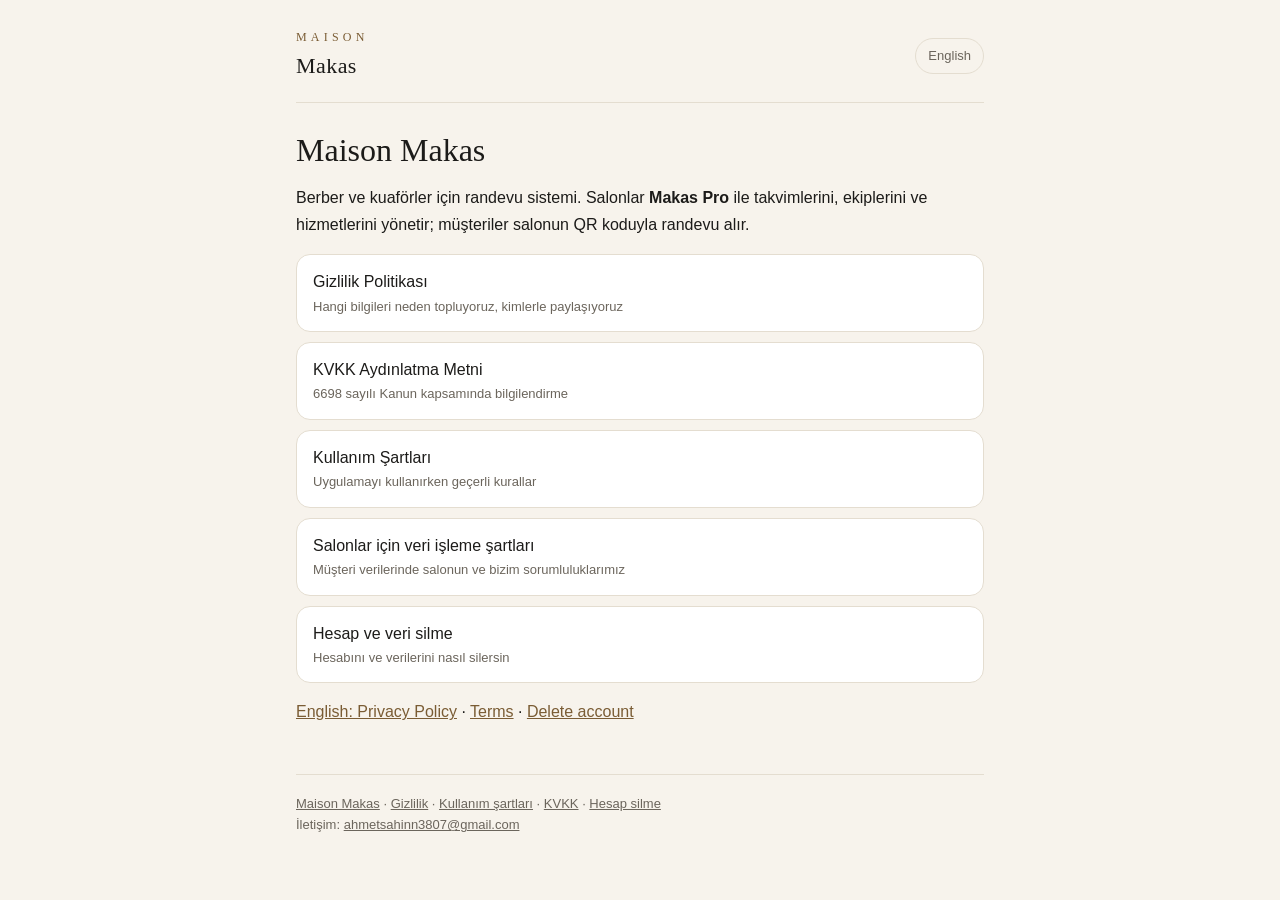
<file: docs/index.html>
<!doctype html>
<html lang="tr">
<head>
<meta charset="utf-8">
<meta name="viewport" content="width=device-width, initial-scale=1">
<title>Maison Makas · Maison Makas</title>
<link rel="stylesheet" href="stil.css">
</head>
<body>
<main>
<header class="ust">
  <a class="marka" href="index.html"><span>MAISON</span>Makas</a>
  <a class="dil" href="privacy.html" hreflang="en">English</a>
</header>
<h1>Maison Makas</h1>


<p>Berber ve kuaförler için randevu sistemi. Salonlar <b>Makas Pro</b> ile takvimlerini, ekiplerini ve hizmetlerini yönetir;
müşteriler salonun QR koduyla randevu alır.</p>
<div class="liste">
  <a href="gizlilik.html">Gizlilik Politikası<small>Hangi bilgileri neden topluyoruz, kimlerle paylaşıyoruz</small></a>
  <a href="kvkk.html">KVKK Aydınlatma Metni<small>6698 sayılı Kanun kapsamında bilgilendirme</small></a>
  <a href="kosullar.html">Kullanım Şartları<small>Uygulamayı kullanırken geçerli kurallar</small></a>
  <a href="kosullar.html#veri-isleme">Salonlar için veri işleme şartları<small>Müşteri verilerinde salonun ve bizim sorumluluklarımız</small></a>
  <a href="hesap-silme.html">Hesap ve veri silme<small>Hesabını ve verilerini nasıl silersin</small></a>
</div>
<p><a href="privacy.html" hreflang="en">English: Privacy Policy</a> · <a href="terms.html" hreflang="en">Terms</a> ·
<a href="delete-account.html" hreflang="en">Delete account</a></p>

<footer><a href="index.html">Maison Makas</a> · <a href="gizlilik.html">Gizlilik</a> · <a href="kosullar.html">Kullanım şartları</a> · <a href="kvkk.html">KVKK</a> · <a href="hesap-silme.html">Hesap silme</a><br>İletişim: <a href="mailto:ahmetsahinn3807@gmail.com">ahmetsahinn3807@gmail.com</a></footer>
</main>
</body>
</html>
</file>
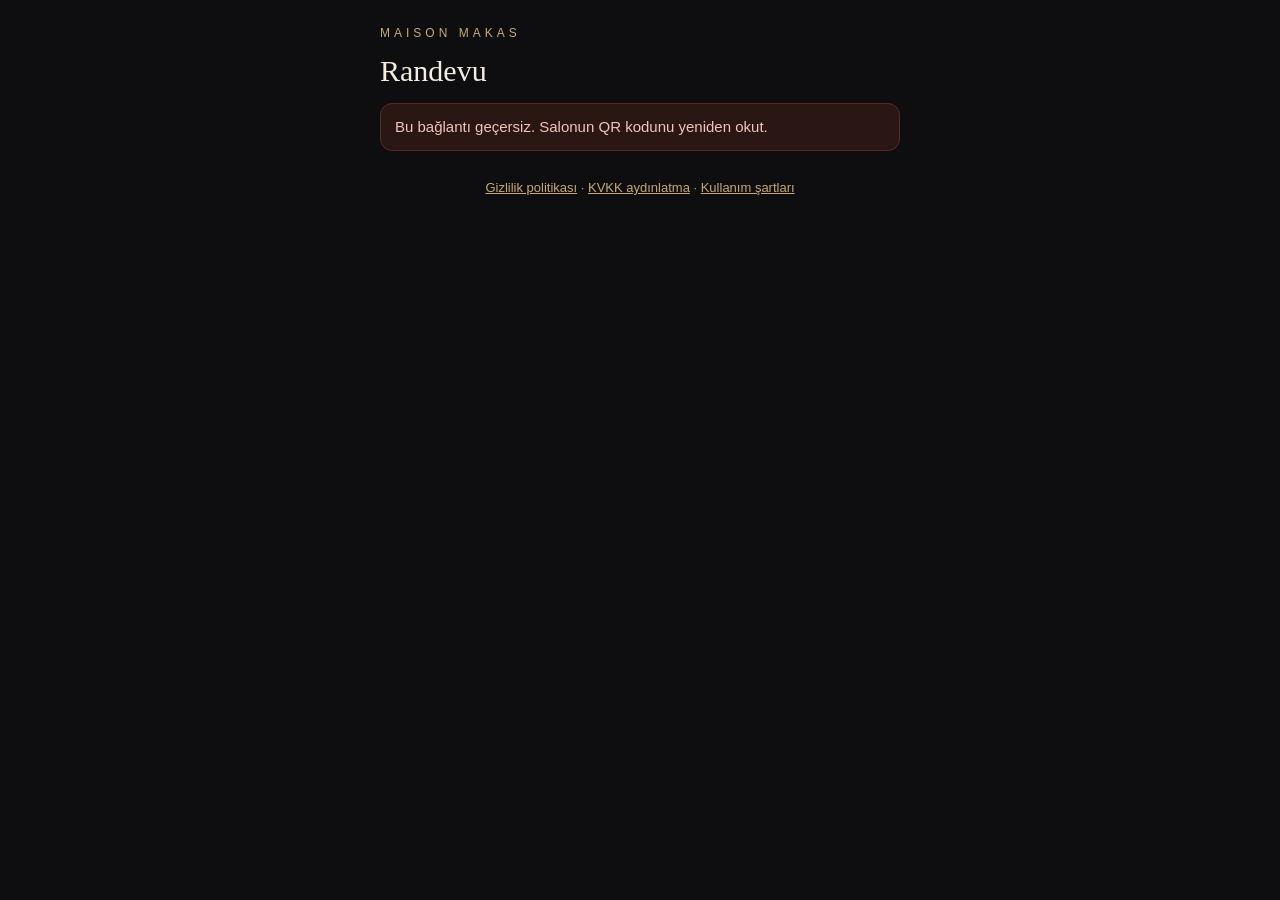
<file: docs/randevu/index.html>
<!doctype html>
<html lang="tr">
<head>
<meta charset="utf-8">
<meta name="viewport" content="width=device-width, initial-scale=1">
<meta name="robots" content="noindex">
<meta http-equiv="Content-Security-Policy" content="default-src 'none'; script-src 'unsafe-inline'; style-src 'unsafe-inline'; connect-src https://fhxwtfefinoaetlpxbpr.supabase.co; img-src 'self' data: https://fhxwtfefinoaetlpxbpr.supabase.co; base-uri 'none'; form-action 'none'">
<meta name="referrer" content="same-origin">
<title>Randevu · Maison Makas</title>
<style>
  :root {
    --zemin: #0e0e10;
    --kart: #17171b;
    --girdi: #101013;
    --cizgi: #2a2a2e;
    --yazi: #f3ede2;
    --soluk: #a39c90;
    --vurgu: #c9a96e;
    --hata-zemin: #2a1714;
    --hata-cizgi: #5a2a22;
    --hata-yazi: #f3c4b8;
  }
  body { margin: 0; background: var(--zemin); color: var(--yazi); font-family: Arial, Helvetica, sans-serif; font-size: 15px; line-height: 1.5; }
  main { max-width: 520px; margin: 0 auto; padding: 20px 16px 56px; }
  .marka { letter-spacing: 4px; font-size: 12px; color: var(--vurgu); margin: 4px 0 12px; }
  h1 { font-family: Georgia, 'Times New Roman', serif; font-weight: 500; font-size: 30px; line-height: 1.15; margin: 0 0 6px; }
  .soluk { color: var(--soluk); font-size: 13px; line-height: 1.45; }
  .kart { background: var(--kart); border: 1px solid var(--cizgi); border-radius: 16px; padding: 16px; margin: 14px 0; }
  .baslik { font-size: 12px; letter-spacing: 2px; color: var(--vurgu); margin: 0 0 10px; }
  .liste { display: flex; flex-direction: column; gap: 8px; }
  .secenek { display: flex; align-items: center; gap: 12px; padding: 12px; min-height: 52px; border: 1px solid var(--cizgi); border-radius: 12px; cursor: pointer; }
  .secenek:has(input:checked) { border-color: var(--vurgu); }
  .secenek input { accent-color: var(--vurgu); width: 20px; height: 20px; margin: 0; flex: none; }
  .secenek .ad { flex: 1; }
  .secenek .not { color: var(--soluk); font-size: 13px; }
  .chips { display: flex; flex-wrap: wrap; gap: 8px; }
  .chip { background: transparent; color: var(--yazi); border: 1px solid var(--cizgi); border-radius: 999px; padding: 10px 14px; min-height: 44px; font: inherit; cursor: pointer; }
  .chip[aria-pressed="true"] { background: var(--vurgu); color: #0e0e10; border-color: var(--vurgu); font-weight: 700; }
  .chip:disabled { opacity: .35; cursor: not-allowed; }
  .kucuk { min-height: 36px; padding: 6px 12px; font-size: 13px; }
  input.metin, textarea.metin { width: 100%; background: var(--girdi); border: 1px solid var(--cizgi); color: var(--yazi); border-radius: 12px; padding: 14px; font: inherit; font-size: 16px; min-height: 52px; box-sizing: border-box; }
  textarea.metin { min-height: 80px; resize: vertical; }
  .alan { margin-top: 12px; }
  .alan label { display: block; font-size: 12px; letter-spacing: 1.5px; color: var(--soluk); margin-bottom: 6px; }
  .dugme { width: 100%; min-height: 56px; background: var(--vurgu); color: #0e0e10; border: 0; border-radius: 14px; font: inherit; font-weight: 700; font-size: 16px; cursor: pointer; margin-top: 14px; }
  .dugme:disabled { opacity: .5; cursor: default; }
  .ikinci { background: transparent; color: var(--vurgu); border: 1px solid var(--vurgu); }
  .hata { background: var(--hata-zemin); border: 1px solid var(--hata-cizgi); color: var(--hata-yazi); border-radius: 12px; padding: 12px 14px; margin: 14px 0 0; }
  .bilgi { background: #17201a; border: 1px solid #2d4a35; color: #cfe6d4; border-radius: 12px; padding: 12px 14px; margin: 14px 0 0; }
  .sepet-kalem { display: flex; gap: 12px; align-items: flex-start; padding: 12px 0; border-top: 1px solid var(--cizgi); }
  .sepet-kalem:first-of-type { border-top: 0; padding-top: 0; }
  .sepet-kalem .govde { flex: 1; min-width: 0; }
  .sepet-kalem .isim { font-weight: 700; }
  .usta-satir { padding: 10px 0; border-top: 1px solid var(--cizgi); }
  .usta-satir:first-of-type { border-top: 0; padding-top: 0; }
  .usta-satir .isim { font-weight: 700; }
  .toplam { display: flex; justify-content: space-between; border-top: 1px solid var(--cizgi); margin-top: 6px; padding-top: 12px; font-weight: 700; }
  a { color: var(--vurgu); }
  .adim { margin-top: 26px; }
  [hidden] { display: none !important; }
  .grup { margin-top: 10px; }
  .grup-baslik { display: flex; align-items: center; gap: 10px; width: 100%; min-height: 58px; padding: 0 14px; background: transparent; color: var(--yazi); border: 1px solid var(--cizgi); border-left-width: 5px; border-radius: 12px; font: inherit; cursor: pointer; text-align: left; }
  .grup-ad { flex: 1; font-weight: 700; letter-spacing: 2px; }
  .grup-say { color: var(--soluk); font-size: 13px; }
  .grup-say.secili { color: var(--vurgu); font-weight: 700; }
  .grup-ok { color: var(--soluk); width: 16px; text-align: center; }
  .grup-icerik { margin-top: 8px; }
</style>
</head>
<body>
<main>
  <p class="marka">MAISON MAKAS</p>
  <h1 id="salonAd">Randevu</h1>
  <div id="uyg" aria-live="polite"></div>
  <p class="soluk" style="text-align:center;margin-top:28px"><a href="../gizlilik.html">Gizlilik politikası</a> · <a href="../kvkk.html#musteri">KVKK aydınlatma</a> · <a href="../kosullar.html">Kullanım şartları</a></p>
</main>

<script>
(function () {
  'use strict';

  // Başka bir sitenin içine gömülüp üstü örtülerek kandırmak (clickjacking) için kullanılamasın.
  try { if (window.top !== window.self) { document.body.textContent = ''; return; } }
  catch (e) { document.body.textContent = ''; return; }

  var SB = 'https://fhxwtfefinoaetlpxbpr.supabase.co';
  var KEY = 'sb_publishable_DL9ZhXeclsp_eI3MrMK9cQ_-dgK5Pdy';
  var TZ = 'Europe/Istanbul';
  var GUN_SAYISI = 14;
  var SEPET_UST = 8;
  var kok = document.getElementById('uyg');

  var fmtSaat = new Intl.DateTimeFormat('tr-TR', { timeZone: TZ, hour: '2-digit', minute: '2-digit' });
  var fmtTarih = new Intl.DateTimeFormat('en-CA', { timeZone: TZ, year: 'numeric', month: '2-digit', day: '2-digit' });

  var S = {
    yukleniyor: true,
    hata: null,
    bilgi: null,
    salon: null,
    hizmetler: [],
    // Hizmet başlıklarından açık olanlar (anahtar -> true)
    acik: {},
    ustalar: [],
    // usta_id -> o ustanın yaptığı hizmet kimlikleri (kaydı olmayan usta bütün hizmetleri yapar)
    ustaHizmet: {},
    // Sepete eklenecek kalemin formu (bir kişi; her hizmet için ayrı usta seçilebilir).
    // ustalar: hizmet_id -> usta_id ('' ya da yok = fark etmez)
    form: { kisi: '', hizmetIdler: [], ustalar: {}, gun: '', saat: '' },
    slotlar: [],
    slotYukleniyor: false,
    sorgu: 0,
    // Sepet: her kalem ayrı bir randevu.
    sepet: [],
    sepetSayac: 0,
    iletisim: { ad: '', tel: '', not: '' },
    gonderiliyor: false,
    tamam: null
  };

  // ------------------------------------------------------------ yardımcılar

  function el(tag, props) {
    var e = document.createElement(tag);
    for (var k in (props || {})) {
      var v = props[k];
      if (v === undefined || v === null || v === false) { continue; }
      if (k === 'text') { e.textContent = v; }
      else if (k === 'value') { e.value = v; }
      else if (k === 'checked') { e.checked = !!v; }
      else if (k === 'disabled') { e.disabled = !!v; }
      else if (k === 'onclick') { e.addEventListener('click', v); }
      else if (k === 'oninput') { e.addEventListener('input', v); }
      else if (k === 'onchange') { e.addEventListener('change', v); }
      else { e.setAttribute(k, v === true ? '' : String(v)); }
    }
    for (var i = 2; i < arguments.length; i++) {
      var c = arguments[i];
      if (c === null || c === undefined || c === false) { continue; }
      if (Array.isArray(c)) {
        c.forEach(function (a) { e.append(a); });
        continue;
      }
      e.append(typeof c === 'string' ? document.createTextNode(c) : c);
    }
    return e;
  }

  function tl(n) {
    return Number(n).toLocaleString('tr-TR', { style: 'currency', currency: 'TRY', maximumFractionDigits: 0 });
  }

  function bugunTarih() { return fmtTarih.format(new Date()); }

  function tarihEkle(t, n) {
    var p = t.split('-').map(Number);
    return new Date(Date.UTC(p[0], p[1] - 1, p[2] + n)).toISOString().slice(0, 10);
  }

  function gunEtiketi(t, i) {
    if (i === 0) { return 'Bugün'; }
    if (i === 1) { return 'Yarın'; }
    return new Date(t + 'T12:00:00+03:00').toLocaleDateString('tr-TR', { timeZone: TZ, weekday: 'long', day: 'numeric', month: 'long' });
  }

  function zamanMetni(iso) {
    var t = fmtTarih.format(new Date(iso));
    return gunEtiketi(t, bugunTarih() === t ? 0 : (t === tarihEkle(bugunTarih(), 1) ? 1 : -1)) + ', saat ' + fmtSaat.format(new Date(iso));
  }

  function hataCevir(v, kod) {
    var m = (v && typeof v === 'object' && (v.message || v.msg || v.error_description || v.error)) || '';
    if (m) { return m; }
    return 'Bir sorun oluştu (hata kodu ' + kod + '). Tekrar dene.';
  }

  function istek(yol, o) {
    o = o || {};
    var h = { apikey: KEY, Authorization: 'Bearer ' + KEY };
    var init = { method: o.metod || 'GET', headers: h };
    if (o.govde !== undefined) {
      h['Content-Type'] = 'application/json';
      init.body = JSON.stringify(o.govde);
    }
    return fetch(SB + yol, init).then(function (r) {
      return r.text().then(function (metin) {
        var v = null;
        try { v = metin ? JSON.parse(metin) : null; } catch (e) { v = metin; }
        if (!r.ok) { throw new Error(hataCevir(v, r.status)); }
        return v;
      });
    }, function () {
      throw new Error('Bağlantı kurulamadı. İnternetini kontrol edip tekrar dene.');
    });
  }

  function secilenHizmetler(ids) {
    return S.hizmetler.filter(function (h) { return ids.indexOf(h.id) !== -1; });
  }

  function ustaAdi(id) {
    var u = S.ustalar.filter(function (x) { return x.id === id; })[0];
    return u ? u.ad : '';
  }

  // Hizmet başlıkları. hizmetler.hedef: bayan = Kadın, bay = Erkek, ikisi (ya da boş) = Güzellik.
  var GRUPLAR = [
    { anahtar: 'bayan', ad: 'KADIN', renk: '#E0218A' },
    { anahtar: 'bay', ad: 'ERKEK', renk: '#1E6FD9' },
    { anahtar: 'ikisi', ad: 'GÜZELLİK', renk: '#c9a96e' }
  ];

  function hizmetGrubu(h) {
    return h.hedef === 'bay' || h.hedef === 'bayan' ? h.hedef : 'ikisi';
  }

  function telefonGecerli(t) { return t.replace(/\D/g, '').length >= 10; }

  // Salonun telefonundan WhatsApp numarası (Türkiye: 90 ile başlar). Geçersizse null.
  function whatsappNumarasi(t) {
    var d = String(t || '').replace(/\D/g, '');
    if (d.indexOf('00') === 0) { d = d.slice(2); }
    if (d.indexOf('0') === 0) { d = '9' + d; }
    else if (d.length === 10) { d = '90' + d; }
    return d.length >= 12 ? d : null;
  }

  // ------------------------------------------------------------ usta / hizmet eşleşmesi

  // Usta bu hizmeti yapar mı? (hiç hizmet kaydı olmayan usta hepsini yapar)
  function ustaYapar(ustaId, hizmetId) {
    var liste = S.ustaHizmet[ustaId];
    return !liste || liste.indexOf(hizmetId) !== -1;
  }

  function hizmeteUstalar(hizmetId) {
    return S.ustalar.filter(function (u) { return ustaYapar(u.id, hizmetId); });
  }

  // Hizmet için geçerli usta: seçilmişse o; seçilmemiş ama yalnız bir usta yapıyorsa o; yoksa '' (fark etmez).
  function etkinUsta(hizmetId) {
    var secilen = S.form.ustalar[hizmetId] || '';
    if (secilen && ustaYapar(secilen, hizmetId)) { return secilen; }
    var yapanlar = hizmeteUstalar(hizmetId);
    return yapanlar.length === 1 ? yapanlar[0].id : '';
  }

  // Seçili hizmetleri ustalarına göre parçalara ayırır. Aynı ustayı seçtiğin hizmetler tek parça,
  // "fark etmez" dediklerin tek parça olur. Parçalar listedeki sırayla art arda yapılır.
  function parcalar() {
    var gruplar = [];
    var harita = {};
    secilenHizmetler(S.form.hizmetIdler).forEach(function (h) {
      var u = etkinUsta(h.id);
      if (!harita[u]) {
        harita[u] = { usta: u || null, hizmetler: [] };
        gruplar.push(harita[u]);
      }
      harita[u].hizmetler.push(h);
    });
    return gruplar;
  }

  // Sepetteki (henüz kaydedilmemiş) randevuların usta doluluğu: sunucu bu ustaları o saatlerde boş saymasın.
  function sepetMesgul() {
    var liste = [];
    S.sepet.forEach(function (k) {
      k.parcalar.forEach(function (p) {
        liste.push({ usta: p.usta, bas: p.baslangic, bit: p.bitis });
      });
    });
    return liste;
  }

  function sepetParcaSayisi() {
    return S.sepet.reduce(function (t, k) { return t + k.parcalar.length; }, 0);
  }

  // ------------------------------------------------------------ veri

  function yukle() {
    var s = new URLSearchParams(location.search).get('s') || '';
    if (!/^[a-z0-9][a-z0-9-]{1,38}[a-z0-9]$/.test(s)) {
      S.hata = 'Bu bağlantı geçersiz. Salonun QR kodunu yeniden okut.';
      S.yukleniyor = false;
      return ciz();
    }
    istek('/rest/v1/salonlar?kisa_ad=eq.' + encodeURIComponent(s) +
      '&yayinda=eq.true&select=id,ad,aciklama,telefon,adres,ilce,sehir,ucretsiz_iptal_dk')
      .then(function (sa) {
        if (!sa.length) {
          S.hata = 'Bu salon şu anda randevu almıyor.';
          return null;
        }
        S.salon = sa[0];
        document.getElementById('salonAd').textContent = S.salon.ad;
        document.title = S.salon.ad + ' · Randevu';
        return Promise.all([
          istek('/rest/v1/hizmetler?salon_id=eq.' + S.salon.id + '&aktif=eq.true&select=id,ad,sure_dk,fiyat,kategori,hedef&order=sira.asc')
            .catch(function () {
              // hedef sütunu henüz yoksa başlıksız (düz liste) çalışmaya devam et.
              return istek('/rest/v1/hizmetler?salon_id=eq.' + S.salon.id + '&aktif=eq.true&select=id,ad,sure_dk,fiyat,kategori&order=sira.asc');
            }),
          istek('/rest/v1/ustalar?salon_id=eq.' + S.salon.id + '&aktif=eq.true&select=id,ad,unvan&order=sira.asc'),
          istek('/rest/v1/usta_hizmet?salon_id=eq.' + S.salon.id + '&select=usta_id,hizmet_id')
        ]).then(function (sonuc) {
          S.hizmetler = sonuc[0];
          S.ustalar = sonuc[1];
          S.ustaHizmet = {};
          (sonuc[2] || []).forEach(function (r) {
            if (!S.ustaHizmet[r.usta_id]) { S.ustaHizmet[r.usta_id] = []; }
            S.ustaHizmet[r.usta_id].push(r.hizmet_id);
          });
        });
      })
      .catch(function (e) { S.hata = e.message; })
      .then(function () {
        S.yukleniyor = false;
        ciz();
      });
  }

  function slotlariGetir() {
    var no = ++S.sorgu;
    S.slotlar = [];
    S.form.gun = '';
    S.form.saat = '';
    if (!S.form.hizmetIdler.length) { return ciz(); }
    S.slotYukleniyor = true;
    ciz();
    var parcaListesi = parcalar();
    istek('/rest/v1/rpc/musait_saatler_zincir', {
      metod: 'POST',
      govde: {
        p_salon: S.salon.id,
        p_bas: bugunTarih(),
        p_gun_sayisi: GUN_SAYISI,
        p_parcalar: parcaListesi.map(function (g) {
          return { hizmetler: g.hizmetler.map(function (h) { return h.id; }), usta: g.usta };
        }),
        p_mesgul: sepetMesgul()
      }
    }).catch(function (e) {
      // Veritabanı güncellemesi (musait_saatler_zincir) henüz yapılmadıysa eski tek usta hesabına dön.
      if (!/musait_saatler_zincir|schema cache/i.test(e.message)) { throw e; }
      if (parcaListesi.length > 1) {
        throw new Error('Birden çok usta seçimi henüz açılmadı. Tüm hizmetler için aynı ustayı seç ya da "Fark etmez" de.');
      }
      return istek('/rest/v1/rpc/musait_saatler', {
        metod: 'POST',
        govde: {
          p_salon: S.salon.id,
          p_bas: bugunTarih(),
          p_gun_sayisi: GUN_SAYISI,
          p_hizmetler: S.form.hizmetIdler,
          p_usta: parcaListesi[0].usta
        }
      }).then(function (satirlar) {
        return (satirlar || []).map(function (r) { return { baslangic: r.baslangic, usta_idler: [r.usta_id] }; });
      });
    }).then(function (satirlar) {
      if (no !== S.sorgu) { return; }
      S.slotlar = satirlar || [];
    }).catch(function (e) {
      if (no !== S.sorgu) { return; }
      S.hata = e.message;
    }).then(function () {
      if (no !== S.sorgu) { return; }
      S.slotYukleniyor = false;
      ciz();
    });
  }

  // gün -> saat (iso) -> parçalar için atanan ustalar (parça sırasıyla)
  function takvim() {
    var harita = {};
    S.slotlar.forEach(function (s) {
      var gun = fmtTarih.format(new Date(s.baslangic));
      if (!harita[gun]) { harita[gun] = {}; }
      if (!harita[gun][s.baslangic]) { harita[gun][s.baslangic] = s.usta_idler; }
    });
    return harita;
  }

  // ------------------------------------------------------------ sepet

  function sepeteEkle() {
    var kisi = S.form.kisi.trim();
    if (kisi.length < 2) { S.hata = 'Randevu kimin için? Adını yaz (en az 2 harf).'; return ciz(); }
    if (!S.form.hizmetIdler.length) { S.hata = 'En az bir hizmet seç.'; return ciz(); }
    var atananlar = takvim()[S.form.gun] && takvim()[S.form.gun][S.form.saat];
    if (!atananlar) { S.hata = 'Önce gün ve saat seç.'; return ciz(); }

    // Her parça (usta + hizmetleri) bir öncekinin bittiği dakikada başlar.
    var grup = parcalar();
    var ofset = 0;
    var parca = grup.map(function (g, i) {
      var dk = g.hizmetler.reduce(function (t, h) { return t + h.sure_dk; }, 0);
      var bas = new Date(new Date(S.form.saat).getTime() + ofset * 60000);
      var bit = new Date(bas.getTime() + dk * 60000);
      ofset += dk;
      return {
        usta: atananlar[i],
        ustaAd: ustaAdi(atananlar[i]),
        hizmetIdler: g.hizmetler.map(function (h) { return h.id; }),
        hizmetAdlari: g.hizmetler.map(function (h) { return h.ad; }).join(', '),
        baslangic: bas.toISOString(),
        bitis: bit.toISOString(),
        sureDk: dk,
        fiyat: g.hizmetler.reduce(function (t, h) { return t + Number(h.fiyat); }, 0)
      };
    });
    var baslangic = new Date(parca[0].baslangic);
    var bitis = new Date(parca[parca.length - 1].bitis);

    // Aynı kişi ya da aynı usta için sepette çakışan randevu olmasın.
    var cakisan = S.sepet.filter(function (k) {
      if (k.kisi.toLowerCase() === kisi.toLowerCase() && baslangic < new Date(k.bitis) && new Date(k.baslangic) < bitis) {
        return true;
      }
      return k.parcalar.some(function (e) {
        return parca.some(function (y) {
          return y.usta === e.usta && new Date(y.baslangic) < new Date(e.bitis) && new Date(e.baslangic) < new Date(y.bitis);
        });
      });
    })[0];
    if (cakisan) {
      S.hata = 'Bu saat sepetteki "' + cakisan.kisi + '" randevusuyla çakışıyor. Başka saat seç.';
      return ciz();
    }
    if (sepetParcaSayisi() + parca.length > SEPET_UST) {
      S.hata = 'Bir seferde en çok ' + SEPET_UST + ' usta randevusu alınabilir.';
      return ciz();
    }

    S.sepetSayac++;
    S.sepet.push({
      id: S.sepetSayac,
      kisi: kisi,
      parcalar: parca,
      baslangic: parca[0].baslangic,
      bitis: bitis.toISOString(),
      fiyat: parca.reduce(function (t, p) { return t + p.fiyat; }, 0)
    });

    // Formu bir sonraki kişi için sıfırla.
    S.form = { kisi: '', hizmetIdler: [], ustalar: {}, gun: '', saat: '' };
    S.slotlar = [];
    S.hata = null;
    S.bilgi = 'Sepete eklendi. Bir kişi daha ekleyebilirsin ya da randevuları onaylayabilirsin.';
    ciz();
  }

  function sepettenCikar(id) {
    S.sepet = S.sepet.filter(function (k) { return k.id !== id; });
    S.hata = null;
    S.bilgi = null;
    ciz();
  }

  function randevulariOnayla() {
    if (!S.sepet.length) { S.hata = 'Sepet boş. Önce bir randevu ekle.'; return ciz(); }
    if (S.iletisim.ad.trim().length < 2) { S.hata = 'İletişim için adını yaz (en az 2 harf).'; return ciz(); }
    if (!telefonGecerli(S.iletisim.tel)) { S.hata = 'Telefon numaranı yaz (örnek: 0532 123 45 67).'; return ciz(); }

    S.gonderiliyor = true;
    S.hata = null;
    S.bilgi = null;
    ciz();
    var gonderilen = S.sepet.slice();
    istek('/rest/v1/rpc/qr_sepet_randevu_al', {
      metod: 'POST',
      govde: {
        p_salon: S.salon.id,
        p_ad: S.iletisim.ad.trim(),
        p_tel: S.iletisim.tel.trim(),
        // Her parça (usta) ayrı randevu olur; aynı kişinin parçaları art arda saatlerdedir.
        p_kalemler: gonderilen.reduce(function (liste, k) {
          k.parcalar.forEach(function (p) {
            liste.push({ kisi: k.kisi, baslangic: p.baslangic, usta: p.usta, hizmetler: p.hizmetIdler });
          });
          return liste;
        }, []),
        p_not: S.iletisim.not.trim() || null
      }
    }).then(function () {
      S.tamam = gonderilen;
      S.sepet = [];
    }).catch(function (e) {
      // Sepet korunur: kullanıcı çakışan kalemi çıkarıp yeniden deneyebilir.
      S.hata = e.message;
    }).then(function () {
      S.gonderiliyor = false;
      ciz();
    });
  }

  // ------------------------------------------------------------ görünüm

  function salonKarti() {
    var s = S.salon;
    var konum = [s.ilce, s.sehir].filter(Boolean).join(' / ');
    var wa = whatsappNumarasi(s.telefon);
    return el('section', { class: 'kart' },
      s.adres ? el('p', { text: s.adres, class: 'soluk', style: 'margin:0 0 4px' }) : null,
      konum ? el('p', { text: konum, class: 'soluk', style: 'margin:0 0 4px' }) : null,
      s.telefon ? el('p', { class: 'soluk', style: 'margin:0' }, el('a', { href: 'tel:' + s.telefon.replace(/\s/g, ''), text: s.telefon })) : null,
      s.aciklama ? el('p', { text: s.aciklama, style: 'margin:12px 0 0' }) : null,
      s.telefon ? el('div', { style: 'display:flex;gap:10px;margin-top:12px' },
        el('a', { class: 'dugme ikinci', style: 'margin-top:0;display:flex;align-items:center;justify-content:center;text-decoration:none;flex:1', href: 'tel:' + s.telefon.replace(/\s/g, ''), text: 'Ara' }),
        wa ? el('a', { class: 'dugme ikinci', style: 'margin-top:0;display:flex;align-items:center;justify-content:center;text-decoration:none;flex:1', href: 'https://wa.me/' + wa, target: '_blank', rel: 'noopener', text: 'Mesaj' }) : null
      ) : null
    );
  }

  function kisiBolumu() {
    return el('section', { class: 'kart' },
      el('p', { class: 'baslik', text: '1 · KİM İÇİN' }),
      el('input', {
        class: 'metin', type: 'text', placeholder: 'Örn: Ahmet, Semiha', value: S.form.kisi, maxlength: 80,
        oninput: function (e) { S.form.kisi = e.target.value; }
      }),
      el('p', { class: 'soluk', style: 'margin:8px 0 0', text: 'Aile için birden çok randevu alabilirsin. Her kişiyi ayrı ayrı sepete ekle.' })
    );
  }

  function hizmetSatiri(h) {
    var secili = S.form.hizmetIdler.indexOf(h.id) !== -1;
    return el('label', { class: 'secenek' },
      el('input', {
        type: 'checkbox',
        checked: secili,
        onchange: function () {
          var i = S.form.hizmetIdler.indexOf(h.id);
          if (i === -1) { S.form.hizmetIdler.push(h.id); } else { S.form.hizmetIdler.splice(i, 1); }
          slotlariGetir();
        }
      }),
      el('span', { class: 'ad' }, h.ad, el('span', { class: 'not' }, ' · ' + h.sure_dk + ' dk')),
      el('span', { text: tl(h.fiyat) })
    );
  }

  // Başlığa dokununca altındaki hizmetler açılır / kapanır.
  function grupKutusu(g, liste) {
    var secilen = liste.filter(function (h) { return S.form.hizmetIdler.indexOf(h.id) !== -1; }).length;
    var acik = !!S.acik[g.anahtar];
    var icerik = el('div', { class: 'liste grup-icerik' });
    liste.forEach(function (h) { icerik.append(hizmetSatiri(h)); });
    icerik.hidden = !acik;
    var ok = el('span', { class: 'grup-ok', text: acik ? '▴' : '▾' });
    var dugme = el('button', {
      class: 'grup-baslik',
      type: 'button',
      'aria-expanded': acik ? 'true' : 'false',
      style: 'border-left-color:' + g.renk,
      onclick: function () {
        acik = !acik;
        S.acik[g.anahtar] = acik;
        icerik.hidden = !acik;
        dugme.setAttribute('aria-expanded', acik ? 'true' : 'false');
        ok.textContent = acik ? '▴' : '▾';
      }
    },
      el('span', { class: 'grup-ad', text: g.ad }),
      el('span', { class: 'grup-say' + (secilen ? ' secili' : ''), text: secilen ? secilen + ' seçili' : liste.length + ' işlem' }),
      ok
    );
    return el('div', { class: 'grup' }, dugme, icerik);
  }

  function hizmetBolumu() {
    var kart = el('section', { class: 'kart' }, el('p', { class: 'baslik', text: '2 · HİZMET' }));
    if (!S.hizmetler.length) {
      kart.append(el('p', { class: 'soluk', text: 'Bu salonda henüz hizmet tanımlanmamış.' }));
      return kart;
    }
    var gruplar = GRUPLAR.map(function (g) {
      return { g: g, liste: S.hizmetler.filter(function (h) { return hizmetGrubu(h) === g.anahtar; }) };
    }).filter(function (x) { return x.liste.length > 0; });
    // Tek başlık varsa (salon hizmetleri henüz ayırmadıysa) düz liste göster.
    if (gruplar.length < 2) {
      var duz = el('div', { class: 'liste' });
      S.hizmetler.forEach(function (h) { duz.append(hizmetSatiri(h)); });
      kart.append(duz);
      return kart;
    }
    gruplar.forEach(function (x) { kart.append(grupKutusu(x.g, x.liste)); });
    return kart;
  }

  // Her seçili hizmet için ayrı usta seçilir (yalnız o hizmeti yapan ustalar listelenir).
  function ustaBolumu() {
    var kart = el('section', { class: 'kart' }, el('p', { class: 'baslik', text: '3 · USTA' }));
    var secili = secilenHizmetler(S.form.hizmetIdler);
    if (!secili.length) {
      kart.append(el('p', { class: 'soluk', text: 'Önce hizmet seç. Her hizmet için ayrı usta seçebilirsin.' }));
      return kart;
    }
    secili.forEach(function (h) {
      var yapanlar = hizmeteUstalar(h.id);
      var etkin = etkinUsta(h.id);
      var satir = el('div', { class: 'usta-satir' }, el('div', { class: 'isim', text: h.ad }));
      if (!yapanlar.length) {
        satir.append(el('p', { class: 'soluk', style: 'margin:6px 0 0', text: 'Bu hizmeti şu anda yapan usta yok.' }));
        kart.append(satir);
        return;
      }
      // Hizmeti tek usta yapıyorsa seçenek yok: o usta kendiliğinden seçili görünür.
      var secenekler = yapanlar.length === 1 ? [] : [{ id: '', ad: 'Fark etmez' }];
      yapanlar.forEach(function (u) {
        secenekler.push({ id: u.id, ad: u.ad + (u.unvan ? ' · ' + u.unvan : '') });
      });
      var kutu = el('div', { class: 'chips', style: 'margin-top:8px' });
      secenekler.forEach(function (o) {
        kutu.append(el('button', {
          class: 'chip',
          type: 'button',
          'aria-pressed': etkin === o.id ? 'true' : 'false',
          text: o.ad,
          onclick: function () {
            if (etkin === o.id) { return; }
            S.form.ustalar[h.id] = o.id;
            slotlariGetir();
          }
        }));
      });
      satir.append(kutu);
      kart.append(satir);
    });
    var g = parcalar();
    if (g.length > 1) {
      kart.append(el('p', {
        class: 'soluk',
        style: 'margin:12px 0 0',
        text: 'İşlemler sırayla yapılır, biri biter bitmez diğeri başlar: ' + g.map(function (p) {
          return (p.usta ? ustaAdi(p.usta) : 'Fark etmez') + ' (' + p.hizmetler.map(function (h) { return h.ad; }).join(', ') + ')';
        }).join(' → ')
      }));
    }
    return kart;
  }

  // Bir sepet kaleminin usta satırları: tek usta ise "Usta · hizmetler", birden çok ustada saatiyle.
  function parcaSatirlari(k) {
    return k.parcalar.map(function (p) {
      var on = k.parcalar.length > 1 ? fmtSaat.format(new Date(p.baslangic)) + ' · ' : '';
      return el('div', { class: 'soluk', text: on + (p.ustaAd || 'Usta') + ' · ' + p.hizmetAdlari });
    });
  }

  function zamanBolumu() {
    var kart = el('section', { class: 'kart' }, el('p', { class: 'baslik', text: '4 · GÜN VE SAAT' }));
    if (!S.form.hizmetIdler.length) {
      kart.append(el('p', { class: 'soluk', text: 'Önce bir hizmet seç.' }));
      return kart;
    }
    if (S.slotYukleniyor) {
      kart.append(el('p', { class: 'soluk', text: 'Boş saatler aranıyor…' }));
      return kart;
    }
    var harita = takvim();
    var bugun = bugunTarih();
    var gunKutu = el('div', { class: 'chips' });
    for (var i = 0; i < GUN_SAYISI; i++) {
      (function (t, idx) {
        var bos = harita[t] ? Object.keys(harita[t]).length : 0;
        gunKutu.append(el('button', {
          class: 'chip',
          type: 'button',
          disabled: bos === 0,
          'aria-pressed': S.form.gun === t ? 'true' : 'false',
          text: gunEtiketi(t, idx),
          onclick: function () {
            S.form.gun = t;
            S.form.saat = '';
            ciz();
          }
        }));
      })(tarihEkle(bugun, i), i);
    }
    kart.append(gunKutu);
    if (!S.slotlar.length) {
      var birlesik = parcalar().some(function (g) { return !g.usta && g.hizmetler.length > 1; });
      kart.append(el('p', {
        class: 'soluk',
        text: 'Önümüzdeki 14 günde bu seçimle boş saat yok. ' + (birlesik
          ? 'Bu işlemleri tek bir usta yapmıyor olabilir; her işlem için ayrı usta seçmeyi dene.'
          : 'Başka bir hizmet ya da usta dene.')
      }));
    }
    if (S.form.gun && harita[S.form.gun]) {
      var saatler = Object.keys(harita[S.form.gun]).sort();
      var saatKutu = el('div', { class: 'chips', style: 'margin-top:12px' });
      saatler.forEach(function (iso) {
        saatKutu.append(el('button', {
          class: 'chip',
          type: 'button',
          'aria-pressed': S.form.saat === iso ? 'true' : 'false',
          text: fmtSaat.format(new Date(iso)),
          onclick: function () {
            S.form.saat = iso;
            ciz();
          }
        }));
      });
      kart.append(saatKutu);
    }
    // Birden çok usta varsa seçilen saatin planı gösterilir.
    var atanan = S.form.saat && harita[S.form.gun] && harita[S.form.gun][S.form.saat];
    var grup = parcalar();
    if (atanan && grup.length > 1) {
      var plan = el('div', { class: 'soluk', style: 'margin-top:12px' });
      var ofset = 0;
      grup.forEach(function (g, i) {
        var bas = new Date(new Date(S.form.saat).getTime() + ofset * 60000);
        ofset += g.hizmetler.reduce(function (t, h) { return t + h.sure_dk; }, 0);
        plan.append(el('div', {
          text: fmtSaat.format(bas) + ' · ' + ustaAdi(atanan[i]) + ' · ' + g.hizmetler.map(function (h) { return h.ad; }).join(', ')
        }));
      });
      kart.append(plan);
    }
    return kart;
  }

  function sepeteEkleBolumu() {
    return el('button', {
      class: 'dugme',
      type: 'button',
      disabled: S.sepet.length >= SEPET_UST,
      text: 'Sepete ekle',
      onclick: sepeteEkle
    });
  }

  function sepetBolumu() {
    var kart = el('section', { class: 'kart' }, el('p', { class: 'baslik', text: 'SEPETİN · ' + S.sepet.length + ' RANDEVU' }));
    S.sepet.forEach(function (k) {
      kart.append(el('div', { class: 'sepet-kalem' },
        el('div', { class: 'govde' },
          el('div', { class: 'isim', text: k.kisi }),
          el('div', { class: 'soluk', text: zamanMetni(k.baslangic) }),
          parcaSatirlari(k),
          el('div', { class: 'soluk', text: tl(k.fiyat) })
        ),
        el('button', { class: 'chip kucuk', type: 'button', text: 'Çıkar', onclick: function () { sepettenCikar(k.id); } })
      ));
    });
    var toplam = S.sepet.reduce(function (t, k) { return t + k.fiyat; }, 0);
    kart.append(el('div', { class: 'toplam' }, el('span', { text: 'Toplam' }), el('span', { text: tl(toplam) })));
    return kart;
  }

  function iletisimBolumu() {
    return el('section', { class: 'kart' },
      el('p', { class: 'baslik', text: '5 · İLETİŞİM' }),
      el('div', { class: 'alan', style: 'margin-top:0' },
        el('label', { text: 'ADIN SOYADIN' }),
        el('input', { class: 'metin', type: 'text', autocomplete: 'name', placeholder: 'Ad Soyad', value: S.iletisim.ad, maxlength: 80, oninput: function (e) { S.iletisim.ad = e.target.value; } })
      ),
      el('div', { class: 'alan' },
        el('label', { text: 'TELEFON' }),
        el('input', { class: 'metin', type: 'tel', inputmode: 'tel', autocomplete: 'tel', placeholder: '0532 123 45 67', value: S.iletisim.tel, maxlength: 20, oninput: function (e) { S.iletisim.tel = e.target.value; } })
      ),
      el('div', { class: 'alan' },
        el('label', { text: 'NOT (İSTEĞE BAĞLI)' }),
        el('textarea', { class: 'metin', maxlength: 300, value: S.iletisim.not, oninput: function (e) { S.iletisim.not = e.target.value; } }),
        el('p', { class: 'soluk', style: 'margin-top:6px', text: 'Lütfen sağlık bilgisi (alerji, hastalık gibi) yazma; yalnız randevuyla ilgili not bırak.' })
      ),
      el('p', { class: 'soluk', style: 'margin-top:10px', text: 'Randevular bu telefonla takip edilir. Değişiklik ya da iptal için salonu ara.' }),
      el('p', { class: 'soluk', style: 'margin-top:10px' },
        'Adın, telefonun ve notun randevuyu yürütmek için yalnız ' + S.salon.ad + ' salonuna iletilir; veri sorumlusu salondur, Makas Pro yalnız randevu yazılımını sağlar. Ayrıntı: ',
        el('a', { href: '../kvkk.html#musteri', target: '_blank', rel: 'noopener', text: 'KVKK aydınlatma metni' }),
        '.'
      ),
      el('button', {
        class: 'dugme',
        type: 'button',
        disabled: S.gonderiliyor,
        text: S.gonderiliyor ? 'Gönderiliyor…' : 'Sepetteki ' + S.sepet.length + ' randevuyu onayla',
        onclick: randevulariOnayla
      })
    );
  }

  function tamamKarti() {
    var kart = el('section', { class: 'kart' }, el('p', { class: 'baslik', text: 'RANDEVULARIN ALINDI' }),
      el('p', { text: S.salon.ad + ' salonunda ' + S.tamam.length + ' randevun kaydedildi.' }));
    S.tamam.forEach(function (k) {
      kart.append(el('div', { class: 'sepet-kalem' },
        el('div', { class: 'govde' },
          el('div', { class: 'isim', text: k.kisi }),
          el('div', { class: 'soluk', text: zamanMetni(k.baslangic) }),
          parcaSatirlari(k)
        )
      ));
    });
    if (S.salon.telefon) {
      kart.append(el('p', { class: 'soluk', style: 'margin:10px 0 0' }, 'Değişiklik için salonu ara: ', el('a', { href: 'tel:' + S.salon.telefon.replace(/\s/g, ''), text: S.salon.telefon })));
    }
    kart.append(el('button', {
      class: 'dugme ikinci',
      type: 'button',
      text: 'Yeni randevu al',
      onclick: function () { S.tamam = null; S.iletisim = { ad: '', tel: '', not: '' }; ciz(); }
    }));
    return kart;
  }

  function ciz() {
    kok.replaceChildren();
    if (S.yukleniyor) {
      kok.append(el('p', { class: 'soluk', text: 'Yükleniyor…' }));
      return;
    }
    if (!S.salon) {
      kok.append(el('div', { class: 'hata', text: S.hata || 'Salon bulunamadı.' }));
      return;
    }
    if (S.tamam) {
      kok.append(tamamKarti());
      return;
    }
    kok.append(salonKarti());
    kok.append(el('div', { class: 'adim' }, kisiBolumu()));
    kok.append(el('div', { class: 'adim' }, hizmetBolumu()));
    kok.append(el('div', { class: 'adim' }, ustaBolumu()));
    kok.append(el('div', { class: 'adim' }, zamanBolumu()));
    kok.append(el('div', { class: 'adim' }, sepeteEkleBolumu()));
    if (S.bilgi) {
      kok.append(el('div', { class: 'bilgi', role: 'status', text: S.bilgi }));
    }
    if (S.sepet.length) {
      kok.append(el('div', { class: 'adim' }, sepetBolumu()));
      kok.append(el('div', { class: 'adim' }, iletisimBolumu()));
    }
    if (S.hata) {
      kok.append(el('div', { class: 'hata', role: 'alert', text: S.hata }));
    }
  }

  yukle();
})();
</script>
</body>
</html>
</file>
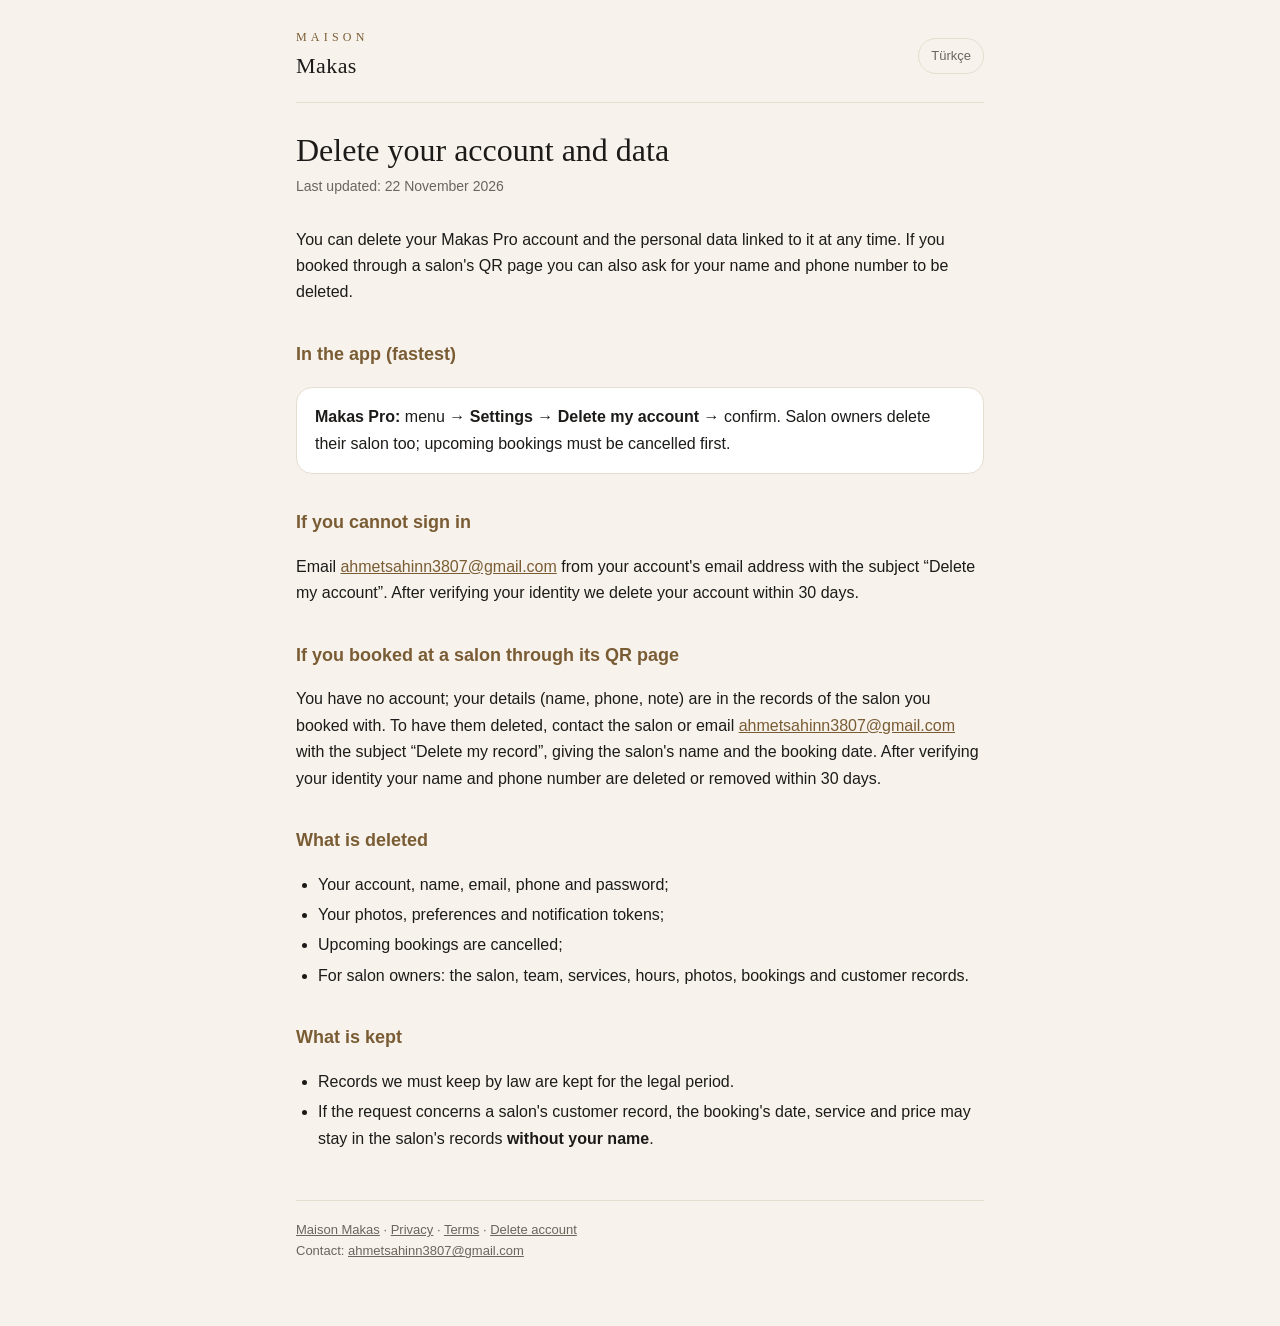
<file: docs/delete-account.html>
<!doctype html>
<html lang="en">
<head>
<meta charset="utf-8">
<meta name="viewport" content="width=device-width, initial-scale=1">
<title>Delete your account and data · Maison Makas</title>
<link rel="stylesheet" href="stil.css">
</head>
<body>
<main>
<header class="ust">
  <a class="marka" href="index.html"><span>MAISON</span>Makas</a>
  <a class="dil" href="hesap-silme.html" hreflang="tr">Türkçe</a>
</header>
<h1>Delete your account and data</h1>
<p class="tarih">Last updated: 22 November 2026</p>

<p>You can delete your Makas Pro account and the personal data linked to it at any time. If you booked through a salon's QR page you can
also ask for your name and phone number to be deleted.</p>

<h2>In the app (fastest)</h2>
<div class="kutu">
<b>Makas Pro:</b> menu → <b>Settings</b> → <b>Delete my account</b> → confirm. Salon owners delete their salon too; upcoming bookings must be
cancelled first.
</div>

<h2>If you cannot sign in</h2>
<p>Email <a href="mailto:ahmetsahinn3807@gmail.com">ahmetsahinn3807@gmail.com</a> from your account's email address with the subject “Delete my account”. After verifying your identity we delete your
account within 30 days.</p>

<h2>If you booked at a salon through its QR page</h2>
<p>You have no account; your details (name, phone, note) are in the records of the salon you booked with. To have them deleted, contact the
salon or email <a href="mailto:ahmetsahinn3807@gmail.com">ahmetsahinn3807@gmail.com</a> with the subject “Delete my record”, giving the salon's name and the booking date. After verifying your identity your
name and phone number are deleted or removed within 30 days.</p>

<h2>What is deleted</h2>
<ul>
  <li>Your account, name, email, phone and password;</li>
  <li>Your photos, preferences and notification tokens;</li>
  <li>Upcoming bookings are cancelled;</li>
  <li>For salon owners: the salon, team, services, hours, photos, bookings and customer records.</li>
</ul>

<h2>What is kept</h2>
<ul>
  <li>Records we must keep by law are kept for the legal period.</li>
  <li>If the request concerns a salon's customer record, the booking's date, service and price may stay in the salon's records <b>without your name</b>.</li>
</ul>

<footer><a href="index.html">Maison Makas</a> · <a href="privacy.html">Privacy</a> · <a href="terms.html">Terms</a> · <a href="delete-account.html">Delete account</a><br>Contact: <a href="mailto:ahmetsahinn3807@gmail.com">ahmetsahinn3807@gmail.com</a></footer>
</main>
</body>
</html>
</file>
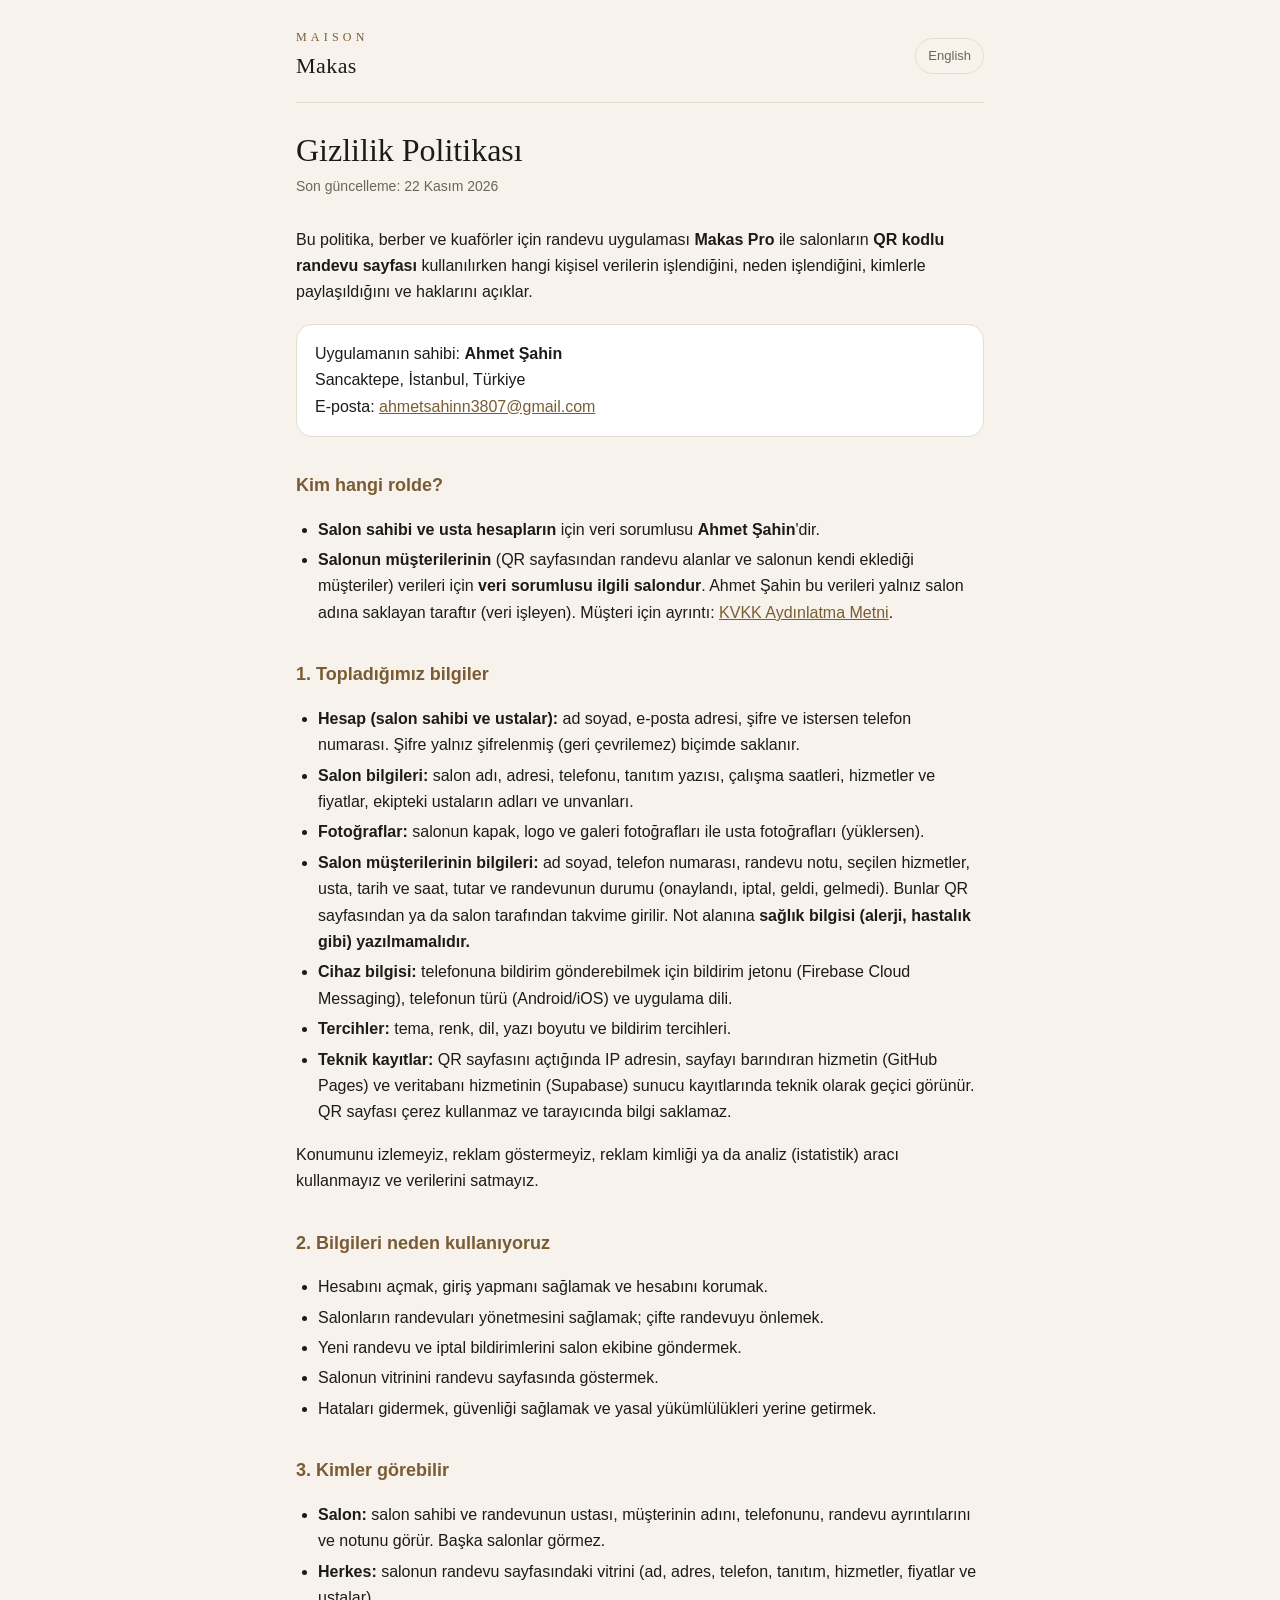
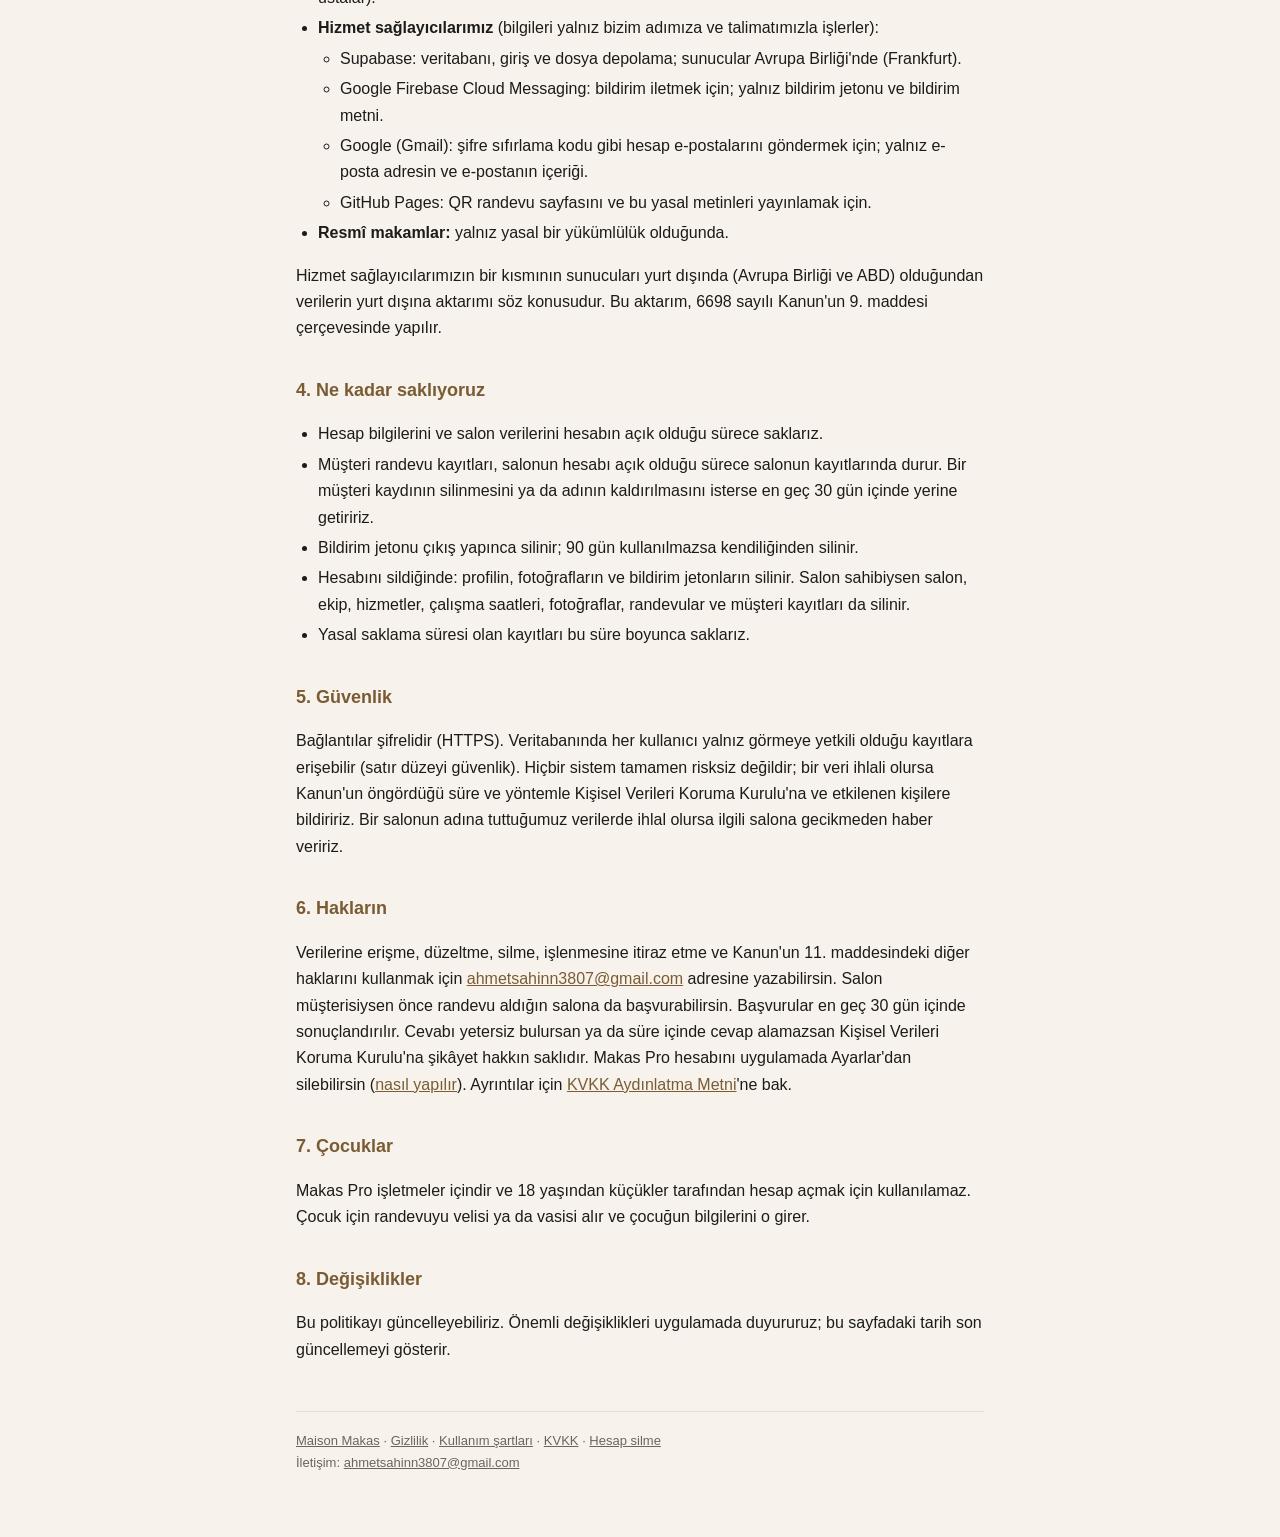
<file: docs/gizlilik.html>
<!doctype html>
<html lang="tr">
<head>
<meta charset="utf-8">
<meta name="viewport" content="width=device-width, initial-scale=1">
<title>Gizlilik Politikası · Maison Makas</title>
<link rel="stylesheet" href="stil.css">
</head>
<body>
<main>
<header class="ust">
  <a class="marka" href="index.html"><span>MAISON</span>Makas</a>
  <a class="dil" href="privacy.html" hreflang="en">English</a>
</header>
<h1>Gizlilik Politikası</h1>
<p class="tarih">Son güncelleme: 22 Kasım 2026</p>

<p>Bu politika, berber ve kuaförler için randevu uygulaması <b>Makas Pro</b> ile salonların <b>QR kodlu randevu sayfası</b>
kullanılırken hangi kişisel verilerin işlendiğini, neden işlendiğini, kimlerle paylaşıldığını ve haklarını açıklar.</p>
<div class="kutu">Uygulamanın sahibi: <b>Ahmet Şahin</b><br>Sancaktepe, İstanbul, Türkiye<br>E-posta: <a href="mailto:ahmetsahinn3807@gmail.com">ahmetsahinn3807@gmail.com</a></div>

<h2>Kim hangi rolde?</h2>
<ul>
  <li><b>Salon sahibi ve usta hesapların</b> için veri sorumlusu <b>Ahmet Şahin</b>'dir.</li>
  <li><b>Salonun müşterilerinin</b> (QR sayfasından randevu alanlar ve salonun kendi eklediği müşteriler) verileri için
      <b>veri sorumlusu ilgili salondur</b>. Ahmet Şahin bu verileri yalnız salon adına saklayan taraftır (veri işleyen).
      Müşteri için ayrıntı: <a href="kvkk.html#musteri">KVKK Aydınlatma Metni</a>.</li>
</ul>

<h2>1. Topladığımız bilgiler</h2>
<ul>
  <li><b>Hesap (salon sahibi ve ustalar):</b> ad soyad, e-posta adresi, şifre ve istersen telefon numarası. Şifre yalnız şifrelenmiş
      (geri çevrilemez) biçimde saklanır.</li>
  <li><b>Salon bilgileri:</b> salon adı, adresi, telefonu, tanıtım yazısı, çalışma saatleri, hizmetler ve fiyatlar, ekipteki ustaların
      adları ve unvanları.</li>
  <li><b>Fotoğraflar:</b> salonun kapak, logo ve galeri fotoğrafları ile usta fotoğrafları (yüklersen).</li>
  <li><b>Salon müşterilerinin bilgileri:</b> ad soyad, telefon numarası, randevu notu, seçilen hizmetler, usta, tarih ve saat, tutar ve
      randevunun durumu (onaylandı, iptal, geldi, gelmedi). Bunlar QR sayfasından ya da salon tarafından takvime girilir. Not alanına
      <b>sağlık bilgisi (alerji, hastalık gibi) yazılmamalıdır.</b></li>
  <li><b>Cihaz bilgisi:</b> telefonuna bildirim gönderebilmek için bildirim jetonu (Firebase Cloud Messaging), telefonun türü
      (Android/iOS) ve uygulama dili.</li>
  <li><b>Tercihler:</b> tema, renk, dil, yazı boyutu ve bildirim tercihleri.</li>
  <li><b>Teknik kayıtlar:</b> QR sayfasını açtığında IP adresin, sayfayı barındıran hizmetin (GitHub Pages) ve veritabanı hizmetinin
      (Supabase) sunucu kayıtlarında teknik olarak geçici görünür. QR sayfası çerez kullanmaz ve tarayıcında bilgi saklamaz.</li>
</ul>
<p>Konumunu izlemeyiz, reklam göstermeyiz, reklam kimliği ya da analiz (istatistik) aracı kullanmayız ve verilerini satmayız.</p>

<h2>2. Bilgileri neden kullanıyoruz</h2>
<ul>
  <li>Hesabını açmak, giriş yapmanı sağlamak ve hesabını korumak.</li>
  <li>Salonların randevuları yönetmesini sağlamak; çifte randevuyu önlemek.</li>
  <li>Yeni randevu ve iptal bildirimlerini salon ekibine göndermek.</li>
  <li>Salonun vitrinini randevu sayfasında göstermek.</li>
  <li>Hataları gidermek, güvenliği sağlamak ve yasal yükümlülükleri yerine getirmek.</li>
</ul>

<h2>3. Kimler görebilir</h2>
<ul>
  <li><b>Salon:</b> salon sahibi ve randevunun ustası, müşterinin adını, telefonunu, randevu ayrıntılarını ve notunu görür.
      Başka salonlar görmez.</li>
  <li><b>Herkes:</b> salonun randevu sayfasındaki vitrini (ad, adres, telefon, tanıtım, hizmetler, fiyatlar ve ustalar).</li>
  <li><b>Hizmet sağlayıcılarımız</b> (bilgileri yalnız bizim adımıza ve talimatımızla işlerler):
    <ul>
      <li>Supabase: veritabanı, giriş ve dosya depolama; sunucular Avrupa Birliği'nde (Frankfurt).</li>
      <li>Google Firebase Cloud Messaging: bildirim iletmek için; yalnız bildirim jetonu ve bildirim metni.</li>
      <li>Google (Gmail): şifre sıfırlama kodu gibi hesap e-postalarını göndermek için; yalnız e-posta adresin ve e-postanın içeriği.</li>
      <li>GitHub Pages: QR randevu sayfasını ve bu yasal metinleri yayınlamak için.</li>
    </ul></li>
  <li><b>Resmî makamlar:</b> yalnız yasal bir yükümlülük olduğunda.</li>
</ul>
<p>Hizmet sağlayıcılarımızın bir kısmının sunucuları yurt dışında (Avrupa Birliği ve ABD) olduğundan verilerin yurt dışına aktarımı
söz konusudur. Bu aktarım, 6698 sayılı Kanun'un 9. maddesi çerçevesinde yapılır.</p>

<h2>4. Ne kadar saklıyoruz</h2>
<ul>
  <li>Hesap bilgilerini ve salon verilerini hesabın açık olduğu sürece saklarız.</li>
  <li>Müşteri randevu kayıtları, salonun hesabı açık olduğu sürece salonun kayıtlarında durur. Bir müşteri kaydının silinmesini
      ya da adının kaldırılmasını isterse en geç 30 gün içinde yerine getiririz.</li>
  <li>Bildirim jetonu çıkış yapınca silinir; 90 gün kullanılmazsa kendiliğinden silinir.</li>
  <li>Hesabını sildiğinde: profilin, fotoğrafların ve bildirim jetonların silinir. Salon sahibiysen salon, ekip, hizmetler, çalışma
      saatleri, fotoğraflar, randevular ve müşteri kayıtları da silinir.</li>
  <li>Yasal saklama süresi olan kayıtları bu süre boyunca saklarız.</li>
</ul>

<h2>5. Güvenlik</h2>
<p>Bağlantılar şifrelidir (HTTPS). Veritabanında her kullanıcı yalnız görmeye yetkili olduğu kayıtlara erişebilir (satır düzeyi
güvenlik). Hiçbir sistem tamamen risksiz değildir; bir veri ihlali olursa Kanun'un öngördüğü süre ve yöntemle Kişisel Verileri
Koruma Kurulu'na ve etkilenen kişilere bildiririz. Bir salonun adına tuttuğumuz verilerde ihlal olursa ilgili salona gecikmeden
haber veririz.</p>

<h2>6. Hakların</h2>
<p>Verilerine erişme, düzeltme, silme, işlenmesine itiraz etme ve Kanun'un 11. maddesindeki diğer haklarını kullanmak için
<a href="mailto:ahmetsahinn3807@gmail.com">ahmetsahinn3807@gmail.com</a> adresine yazabilirsin. Salon müşterisiysen önce randevu aldığın salona
da başvurabilirsin. Başvurular en geç 30 gün içinde sonuçlandırılır. Cevabı yetersiz bulursan ya da süre içinde cevap alamazsan
Kişisel Verileri Koruma Kurulu'na şikâyet hakkın saklıdır. Makas Pro hesabını uygulamada Ayarlar'dan silebilirsin
(<a href="hesap-silme.html">nasıl yapılır</a>). Ayrıntılar için
<a href="kvkk.html">KVKK Aydınlatma Metni</a>'ne bak.</p>

<h2>7. Çocuklar</h2>
<p>Makas Pro işletmeler içindir ve 18 yaşından küçükler tarafından hesap açmak için kullanılamaz. Çocuk için randevuyu velisi ya da
vasisi alır ve çocuğun bilgilerini o girer.</p>

<h2>8. Değişiklikler</h2>
<p>Bu politikayı güncelleyebiliriz. Önemli değişiklikleri uygulamada duyururuz; bu sayfadaki tarih son güncellemeyi gösterir.</p>

<footer><a href="index.html">Maison Makas</a> · <a href="gizlilik.html">Gizlilik</a> · <a href="kosullar.html">Kullanım şartları</a> · <a href="kvkk.html">KVKK</a> · <a href="hesap-silme.html">Hesap silme</a><br>İletişim: <a href="mailto:ahmetsahinn3807@gmail.com">ahmetsahinn3807@gmail.com</a></footer>
</main>
</body>
</html>
</file>
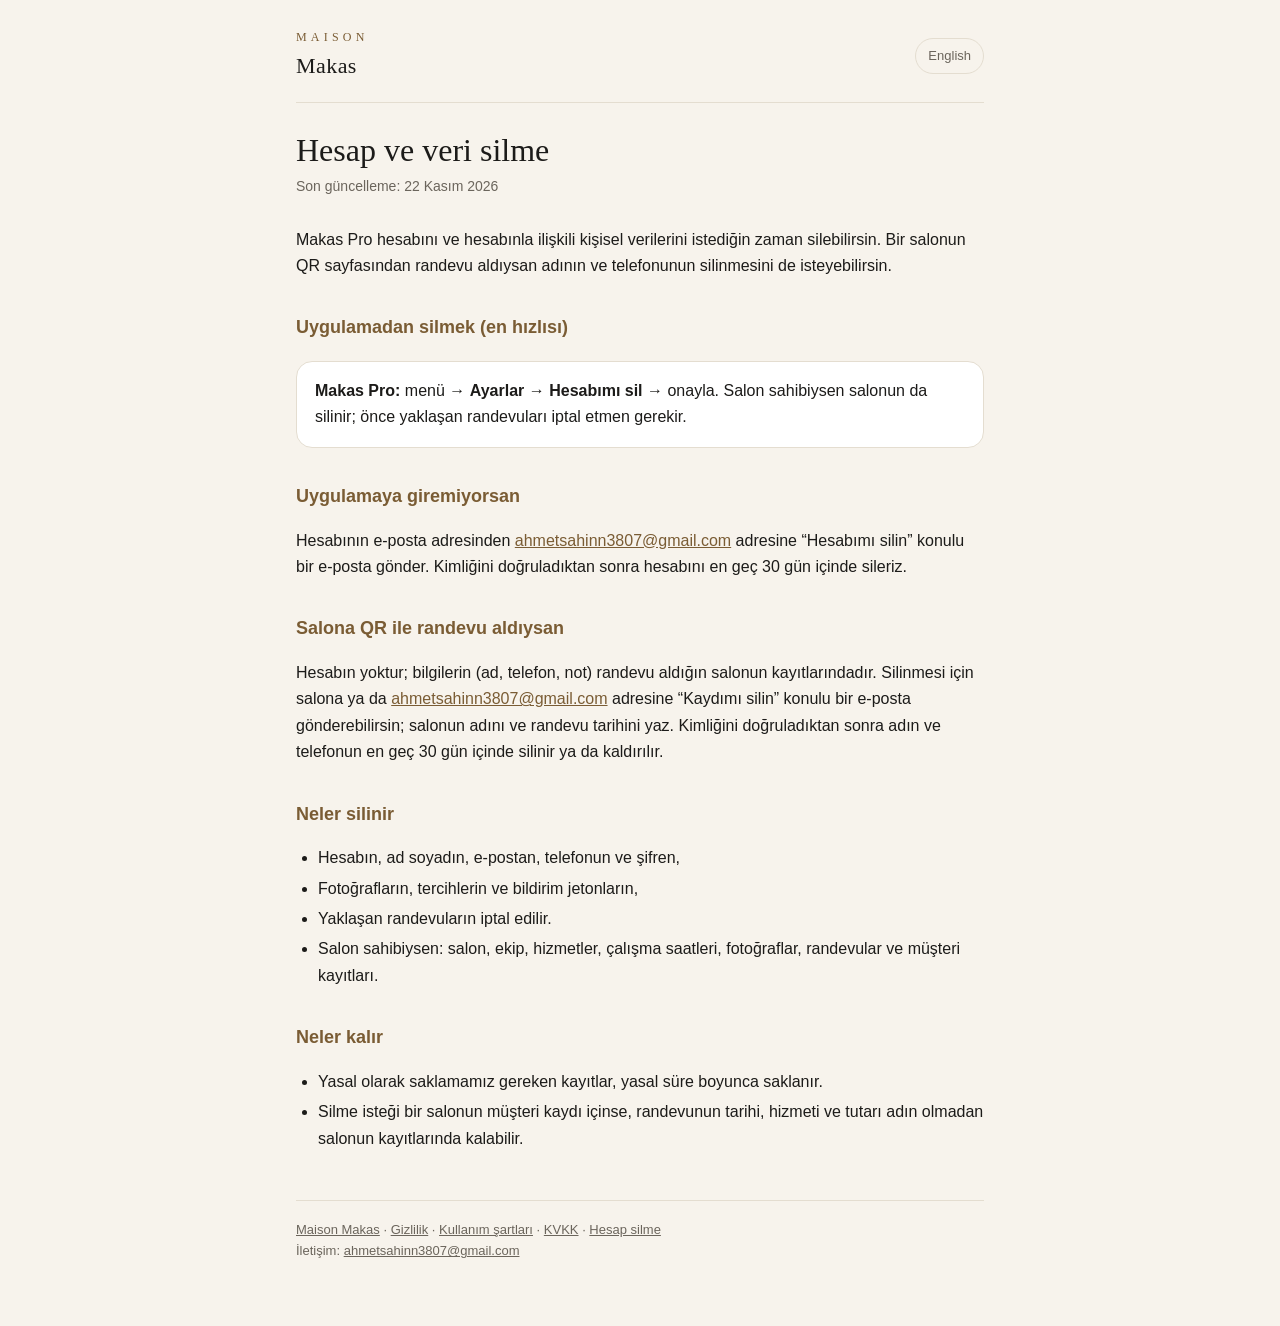
<file: docs/hesap-silme.html>
<!doctype html>
<html lang="tr">
<head>
<meta charset="utf-8">
<meta name="viewport" content="width=device-width, initial-scale=1">
<title>Hesap ve veri silme · Maison Makas</title>
<link rel="stylesheet" href="stil.css">
</head>
<body>
<main>
<header class="ust">
  <a class="marka" href="index.html"><span>MAISON</span>Makas</a>
  <a class="dil" href="delete-account.html" hreflang="en">English</a>
</header>
<h1>Hesap ve veri silme</h1>
<p class="tarih">Son güncelleme: 22 Kasım 2026</p>

<p>Makas Pro hesabını ve hesabınla ilişkili kişisel verilerini istediğin zaman silebilirsin. Bir salonun QR sayfasından randevu aldıysan
adının ve telefonunun silinmesini de isteyebilirsin.</p>

<h2>Uygulamadan silmek (en hızlısı)</h2>
<div class="kutu">
<b>Makas Pro:</b> menü → <b>Ayarlar</b> → <b>Hesabımı sil</b> → onayla. Salon sahibiysen salonun da silinir; önce yaklaşan randevuları
iptal etmen gerekir.
</div>

<h2>Uygulamaya giremiyorsan</h2>
<p>Hesabının e-posta adresinden <a href="mailto:ahmetsahinn3807@gmail.com">ahmetsahinn3807@gmail.com</a> adresine “Hesabımı silin” konulu bir e-posta gönder. Kimliğini doğruladıktan sonra hesabını
en geç 30 gün içinde sileriz.</p>

<h2>Salona QR ile randevu aldıysan</h2>
<p>Hesabın yoktur; bilgilerin (ad, telefon, not) randevu aldığın salonun kayıtlarındadır. Silinmesi için salona ya da
<a href="mailto:ahmetsahinn3807@gmail.com">ahmetsahinn3807@gmail.com</a> adresine “Kaydımı silin” konulu bir e-posta gönderebilirsin; salonun adını ve randevu tarihini yaz.
Kimliğini doğruladıktan sonra adın ve telefonun en geç 30 gün içinde silinir ya da kaldırılır.</p>

<h2>Neler silinir</h2>
<ul>
  <li>Hesabın, ad soyadın, e-postan, telefonun ve şifren,</li>
  <li>Fotoğrafların, tercihlerin ve bildirim jetonların,</li>
  <li>Yaklaşan randevuların iptal edilir.</li>
  <li>Salon sahibiysen: salon, ekip, hizmetler, çalışma saatleri, fotoğraflar, randevular ve müşteri kayıtları.</li>
</ul>

<h2>Neler kalır</h2>
<ul>
  <li>Yasal olarak saklamamız gereken kayıtlar, yasal süre boyunca saklanır.</li>
  <li>Silme isteği bir salonun müşteri kaydı içinse, randevunun tarihi, hizmeti ve tutarı adın olmadan salonun kayıtlarında kalabilir.</li>
</ul>

<footer><a href="index.html">Maison Makas</a> · <a href="gizlilik.html">Gizlilik</a> · <a href="kosullar.html">Kullanım şartları</a> · <a href="kvkk.html">KVKK</a> · <a href="hesap-silme.html">Hesap silme</a><br>İletişim: <a href="mailto:ahmetsahinn3807@gmail.com">ahmetsahinn3807@gmail.com</a></footer>
</main>
</body>
</html>
</file>
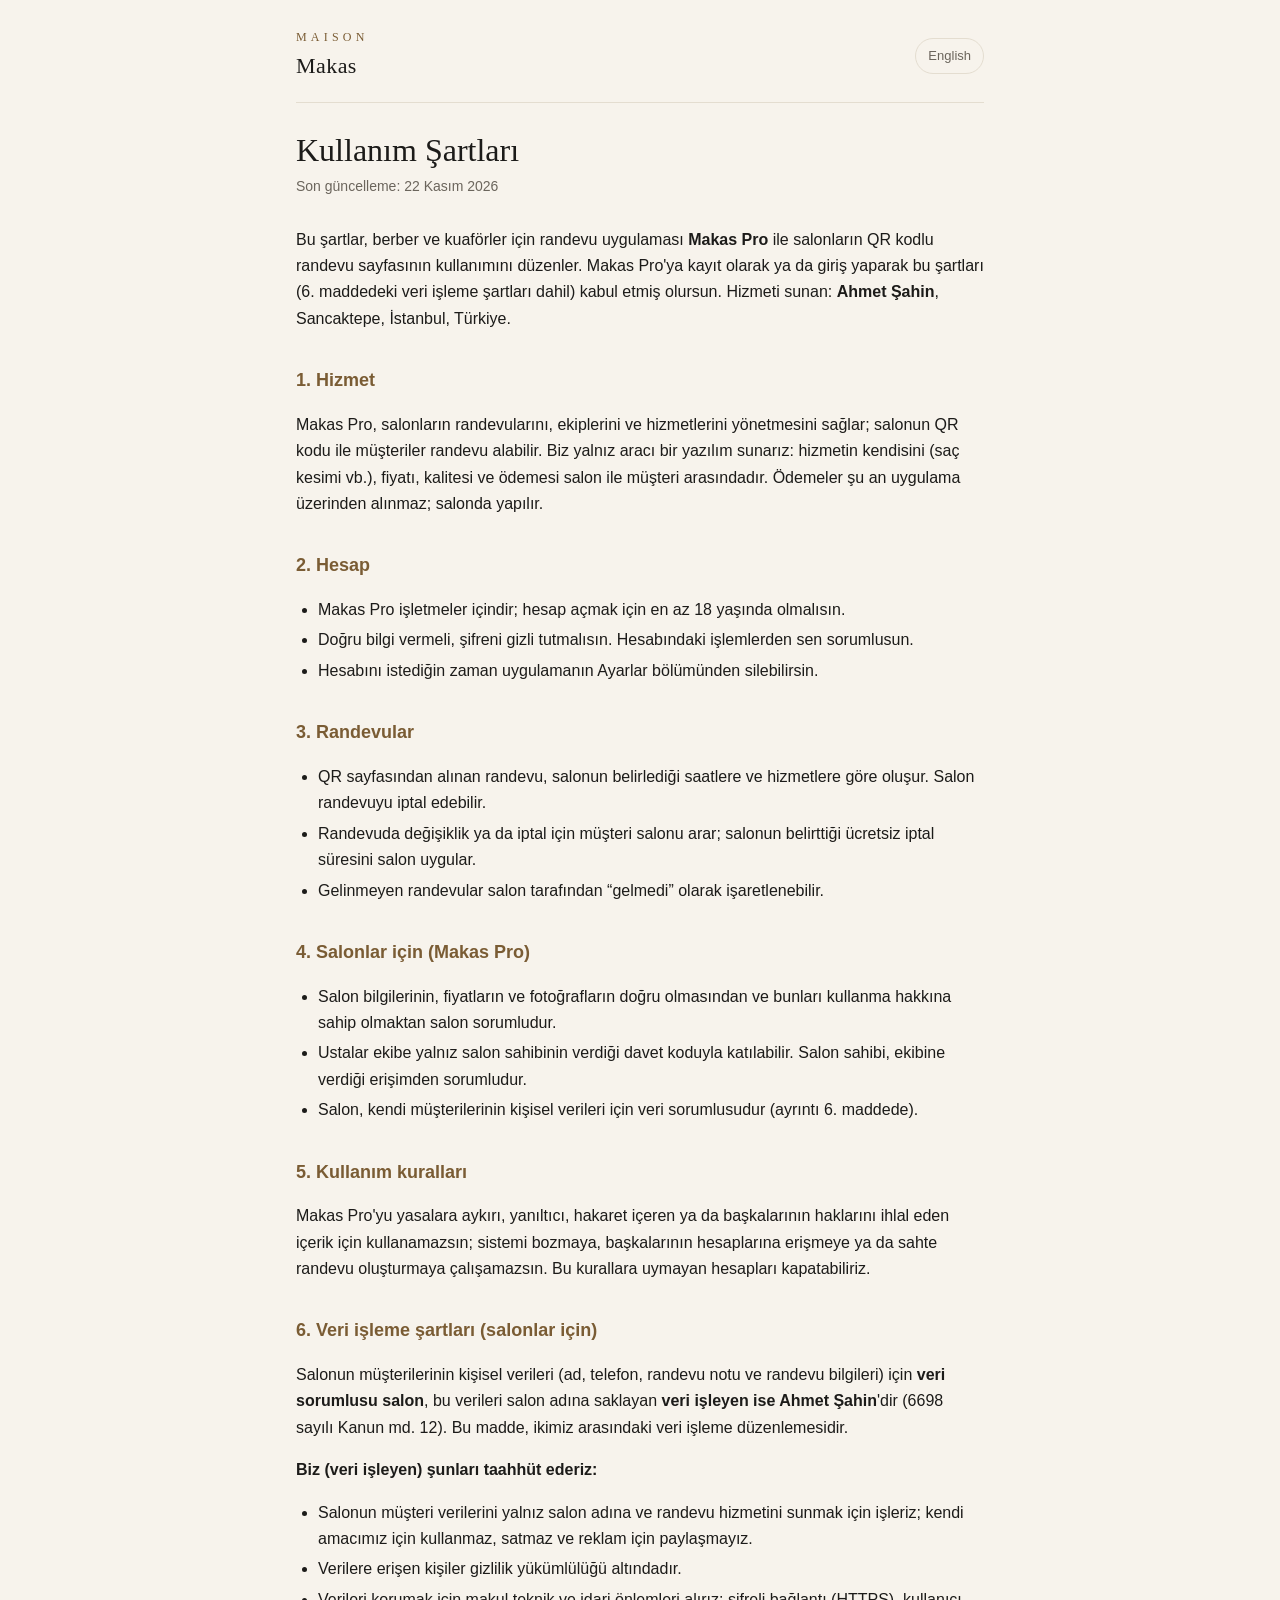
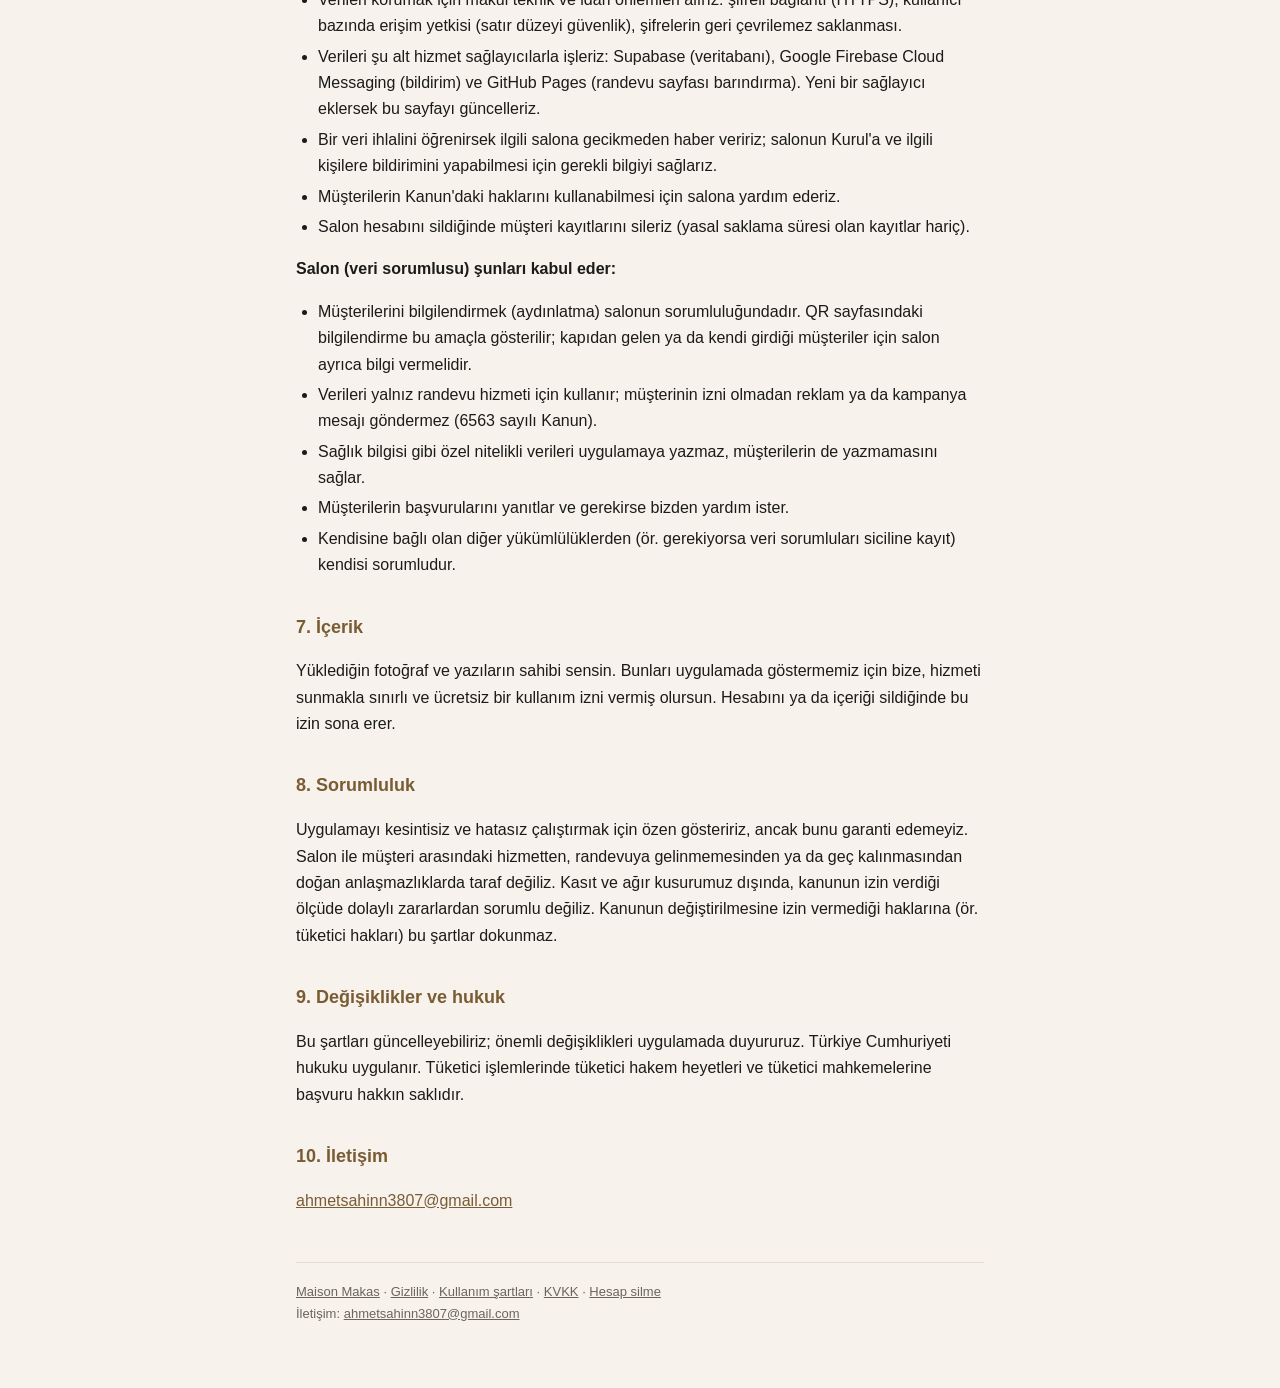
<file: docs/kosullar.html>
<!doctype html>
<html lang="tr">
<head>
<meta charset="utf-8">
<meta name="viewport" content="width=device-width, initial-scale=1">
<title>Kullanım Şartları · Maison Makas</title>
<link rel="stylesheet" href="stil.css">
</head>
<body>
<main>
<header class="ust">
  <a class="marka" href="index.html"><span>MAISON</span>Makas</a>
  <a class="dil" href="terms.html" hreflang="en">English</a>
</header>
<h1>Kullanım Şartları</h1>
<p class="tarih">Son güncelleme: 22 Kasım 2026</p>

<p>Bu şartlar, berber ve kuaförler için randevu uygulaması <b>Makas Pro</b> ile salonların QR kodlu randevu sayfasının kullanımını
düzenler. Makas Pro'ya kayıt olarak ya da giriş yaparak bu şartları (6. maddedeki veri işleme şartları dahil) kabul etmiş olursun.
Hizmeti sunan: <b>Ahmet Şahin</b>, Sancaktepe, İstanbul, Türkiye.</p>

<h2>1. Hizmet</h2>
<p>Makas Pro, salonların randevularını, ekiplerini ve hizmetlerini yönetmesini sağlar; salonun QR kodu ile müşteriler randevu alabilir.
Biz yalnız aracı bir yazılım sunarız: hizmetin kendisini (saç kesimi vb.), fiyatı, kalitesi ve ödemesi salon ile müşteri arasındadır.
Ödemeler şu an uygulama üzerinden alınmaz; salonda yapılır.</p>

<h2>2. Hesap</h2>
<ul>
  <li>Makas Pro işletmeler içindir; hesap açmak için en az 18 yaşında olmalısın.</li>
  <li>Doğru bilgi vermeli, şifreni gizli tutmalısın. Hesabındaki işlemlerden sen sorumlusun.</li>
  <li>Hesabını istediğin zaman uygulamanın Ayarlar bölümünden silebilirsin.</li>
</ul>

<h2>3. Randevular</h2>
<ul>
  <li>QR sayfasından alınan randevu, salonun belirlediği saatlere ve hizmetlere göre oluşur. Salon randevuyu iptal edebilir.</li>
  <li>Randevuda değişiklik ya da iptal için müşteri salonu arar; salonun belirttiği ücretsiz iptal süresini salon uygular.</li>
  <li>Gelinmeyen randevular salon tarafından “gelmedi” olarak işaretlenebilir.</li>
</ul>

<h2>4. Salonlar için (Makas Pro)</h2>
<ul>
  <li>Salon bilgilerinin, fiyatların ve fotoğrafların doğru olmasından ve bunları kullanma hakkına sahip olmaktan salon sorumludur.</li>
  <li>Ustalar ekibe yalnız salon sahibinin verdiği davet koduyla katılabilir. Salon sahibi, ekibine verdiği erişimden sorumludur.</li>
  <li>Salon, kendi müşterilerinin kişisel verileri için veri sorumlusudur (ayrıntı 6. maddede).</li>
</ul>

<h2>5. Kullanım kuralları</h2>
<p>Makas Pro'yu yasalara aykırı, yanıltıcı, hakaret içeren ya da başkalarının haklarını ihlal eden içerik için kullanamazsın; sistemi
bozmaya, başkalarının hesaplarına erişmeye ya da sahte randevu oluşturmaya çalışamazsın. Bu kurallara uymayan hesapları
kapatabiliriz.</p>

<h2 id="veri-isleme">6. Veri işleme şartları (salonlar için)</h2>
<p>Salonun müşterilerinin kişisel verileri (ad, telefon, randevu notu ve randevu bilgileri) için <b>veri sorumlusu salon</b>, bu
verileri salon adına saklayan <b>veri işleyen ise Ahmet Şahin</b>'dir (6698 sayılı Kanun md. 12). Bu madde, ikimiz arasındaki veri işleme
düzenlemesidir.</p>
<p><b>Biz (veri işleyen) şunları taahhüt ederiz:</b></p>
<ul>
  <li>Salonun müşteri verilerini yalnız salon adına ve randevu hizmetini sunmak için işleriz; kendi amacımız için kullanmaz,
      satmaz ve reklam için paylaşmayız.</li>
  <li>Verilere erişen kişiler gizlilik yükümlülüğü altındadır.</li>
  <li>Verileri korumak için makul teknik ve idari önlemleri alırız: şifreli bağlantı (HTTPS), kullanıcı bazında erişim yetkisi
      (satır düzeyi güvenlik), şifrelerin geri çevrilemez saklanması.</li>
  <li>Verileri şu alt hizmet sağlayıcılarla işleriz: Supabase (veritabanı), Google Firebase Cloud Messaging (bildirim) ve
      GitHub Pages (randevu sayfası barındırma). Yeni bir sağlayıcı eklersek bu sayfayı güncelleriz.</li>
  <li>Bir veri ihlalini öğrenirsek ilgili salona gecikmeden haber veririz; salonun Kurul'a ve ilgili kişilere bildirimini yapabilmesi
      için gerekli bilgiyi sağlarız.</li>
  <li>Müşterilerin Kanun'daki haklarını kullanabilmesi için salona yardım ederiz.</li>
  <li>Salon hesabını sildiğinde müşteri kayıtlarını sileriz (yasal saklama süresi olan kayıtlar hariç).</li>
</ul>
<p><b>Salon (veri sorumlusu) şunları kabul eder:</b></p>
<ul>
  <li>Müşterilerini bilgilendirmek (aydınlatma) salonun sorumluluğundadır. QR sayfasındaki bilgilendirme bu amaçla gösterilir; kapıdan
      gelen ya da kendi girdiği müşteriler için salon ayrıca bilgi vermelidir.</li>
  <li>Verileri yalnız randevu hizmeti için kullanır; müşterinin izni olmadan reklam ya da kampanya mesajı göndermez
      (6563 sayılı Kanun).</li>
  <li>Sağlık bilgisi gibi özel nitelikli verileri uygulamaya yazmaz, müşterilerin de yazmamasını sağlar.</li>
  <li>Müşterilerin başvurularını yanıtlar ve gerekirse bizden yardım ister.</li>
  <li>Kendisine bağlı olan diğer yükümlülüklerden (ör. gerekiyorsa veri sorumluları siciline kayıt) kendisi sorumludur.</li>
</ul>

<h2>7. İçerik</h2>
<p>Yüklediğin fotoğraf ve yazıların sahibi sensin. Bunları uygulamada göstermemiz için bize, hizmeti sunmakla sınırlı ve ücretsiz bir
kullanım izni vermiş olursun. Hesabını ya da içeriği sildiğinde bu izin sona erer.</p>

<h2>8. Sorumluluk</h2>
<p>Uygulamayı kesintisiz ve hatasız çalıştırmak için özen gösteririz, ancak bunu garanti edemeyiz. Salon ile müşteri arasındaki
hizmetten, randevuya gelinmemesinden ya da geç kalınmasından doğan anlaşmazlıklarda taraf değiliz. Kasıt ve ağır kusurumuz dışında,
kanunun izin verdiği ölçüde dolaylı zararlardan sorumlu değiliz. Kanunun değiştirilmesine izin vermediği haklarına (ör. tüketici
hakları) bu şartlar dokunmaz.</p>

<h2>9. Değişiklikler ve hukuk</h2>
<p>Bu şartları güncelleyebiliriz; önemli değişiklikleri uygulamada duyururuz. Türkiye Cumhuriyeti hukuku uygulanır.
Tüketici işlemlerinde tüketici hakem heyetleri ve tüketici mahkemelerine başvuru hakkın saklıdır.</p>

<h2>10. İletişim</h2>
<p><a href="mailto:ahmetsahinn3807@gmail.com">ahmetsahinn3807@gmail.com</a></p>

<footer><a href="index.html">Maison Makas</a> · <a href="gizlilik.html">Gizlilik</a> · <a href="kosullar.html">Kullanım şartları</a> · <a href="kvkk.html">KVKK</a> · <a href="hesap-silme.html">Hesap silme</a><br>İletişim: <a href="mailto:ahmetsahinn3807@gmail.com">ahmetsahinn3807@gmail.com</a></footer>
</main>
</body>
</html>
</file>
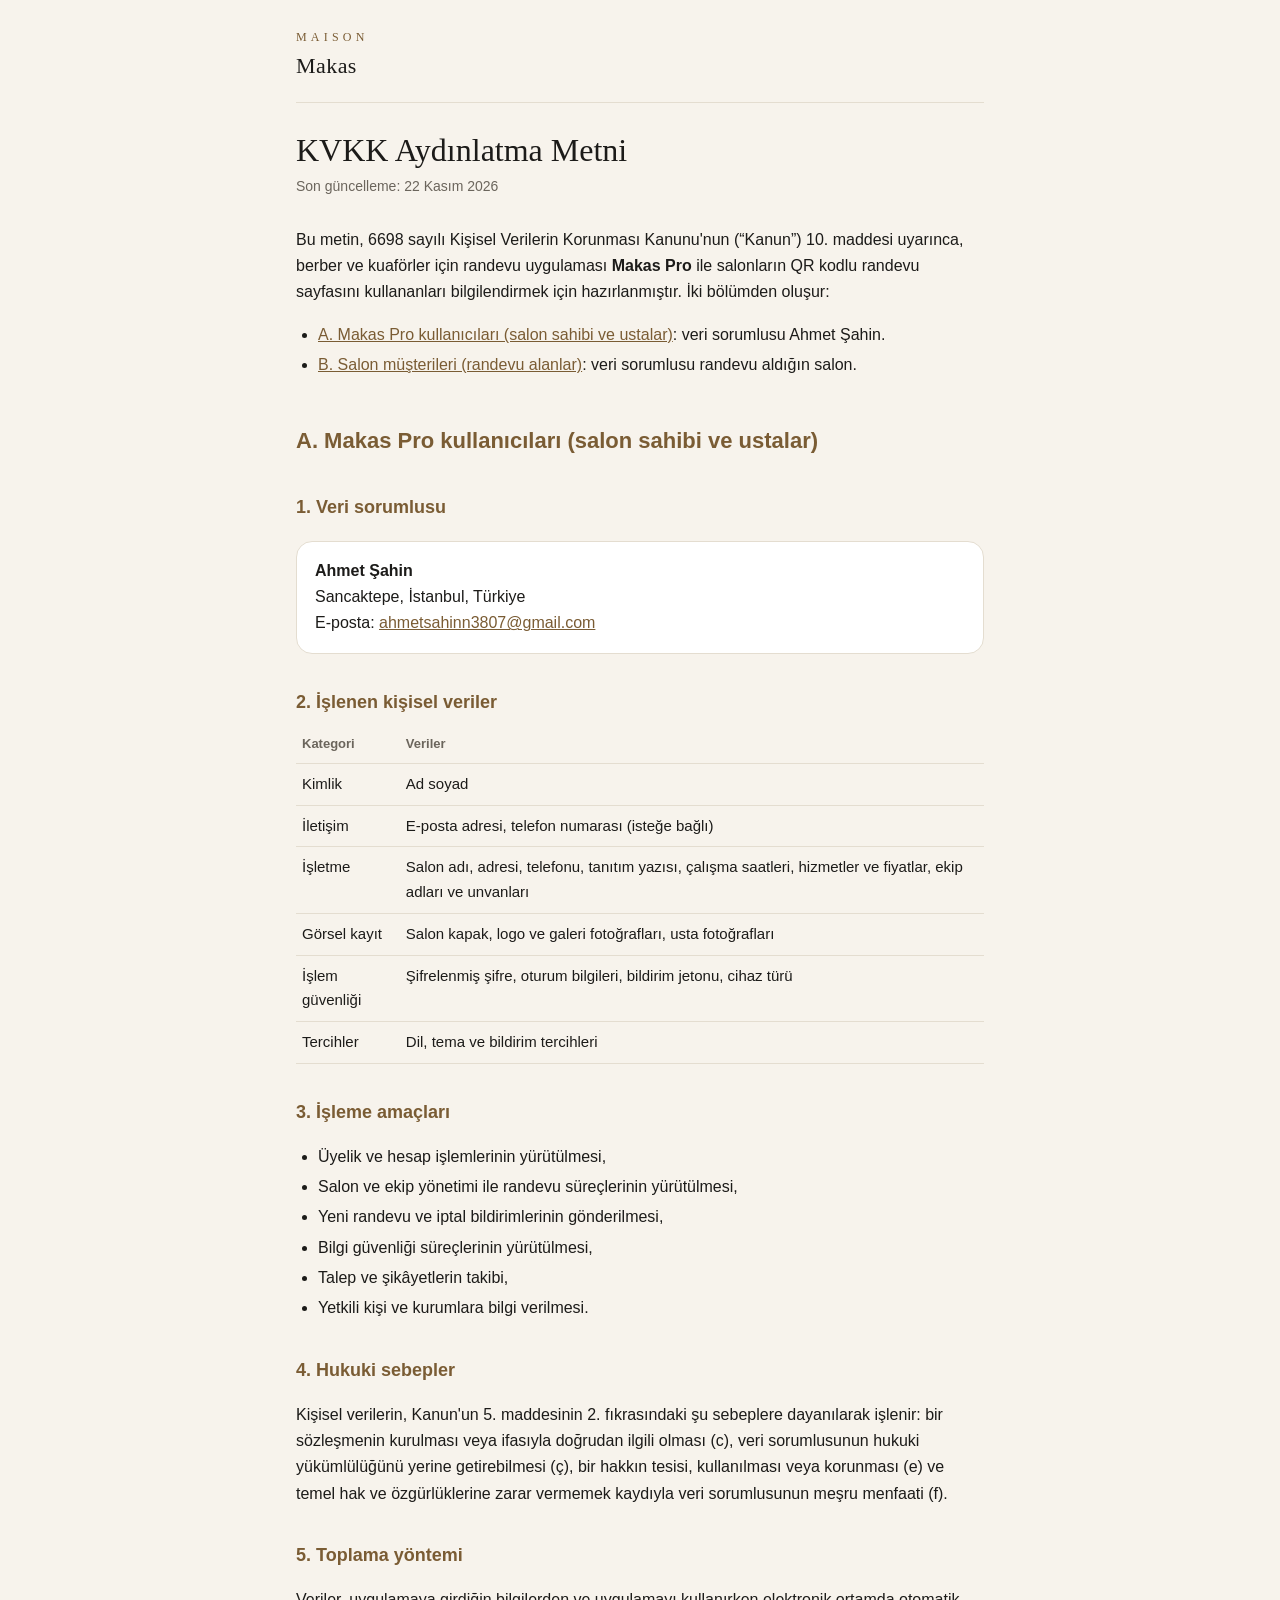
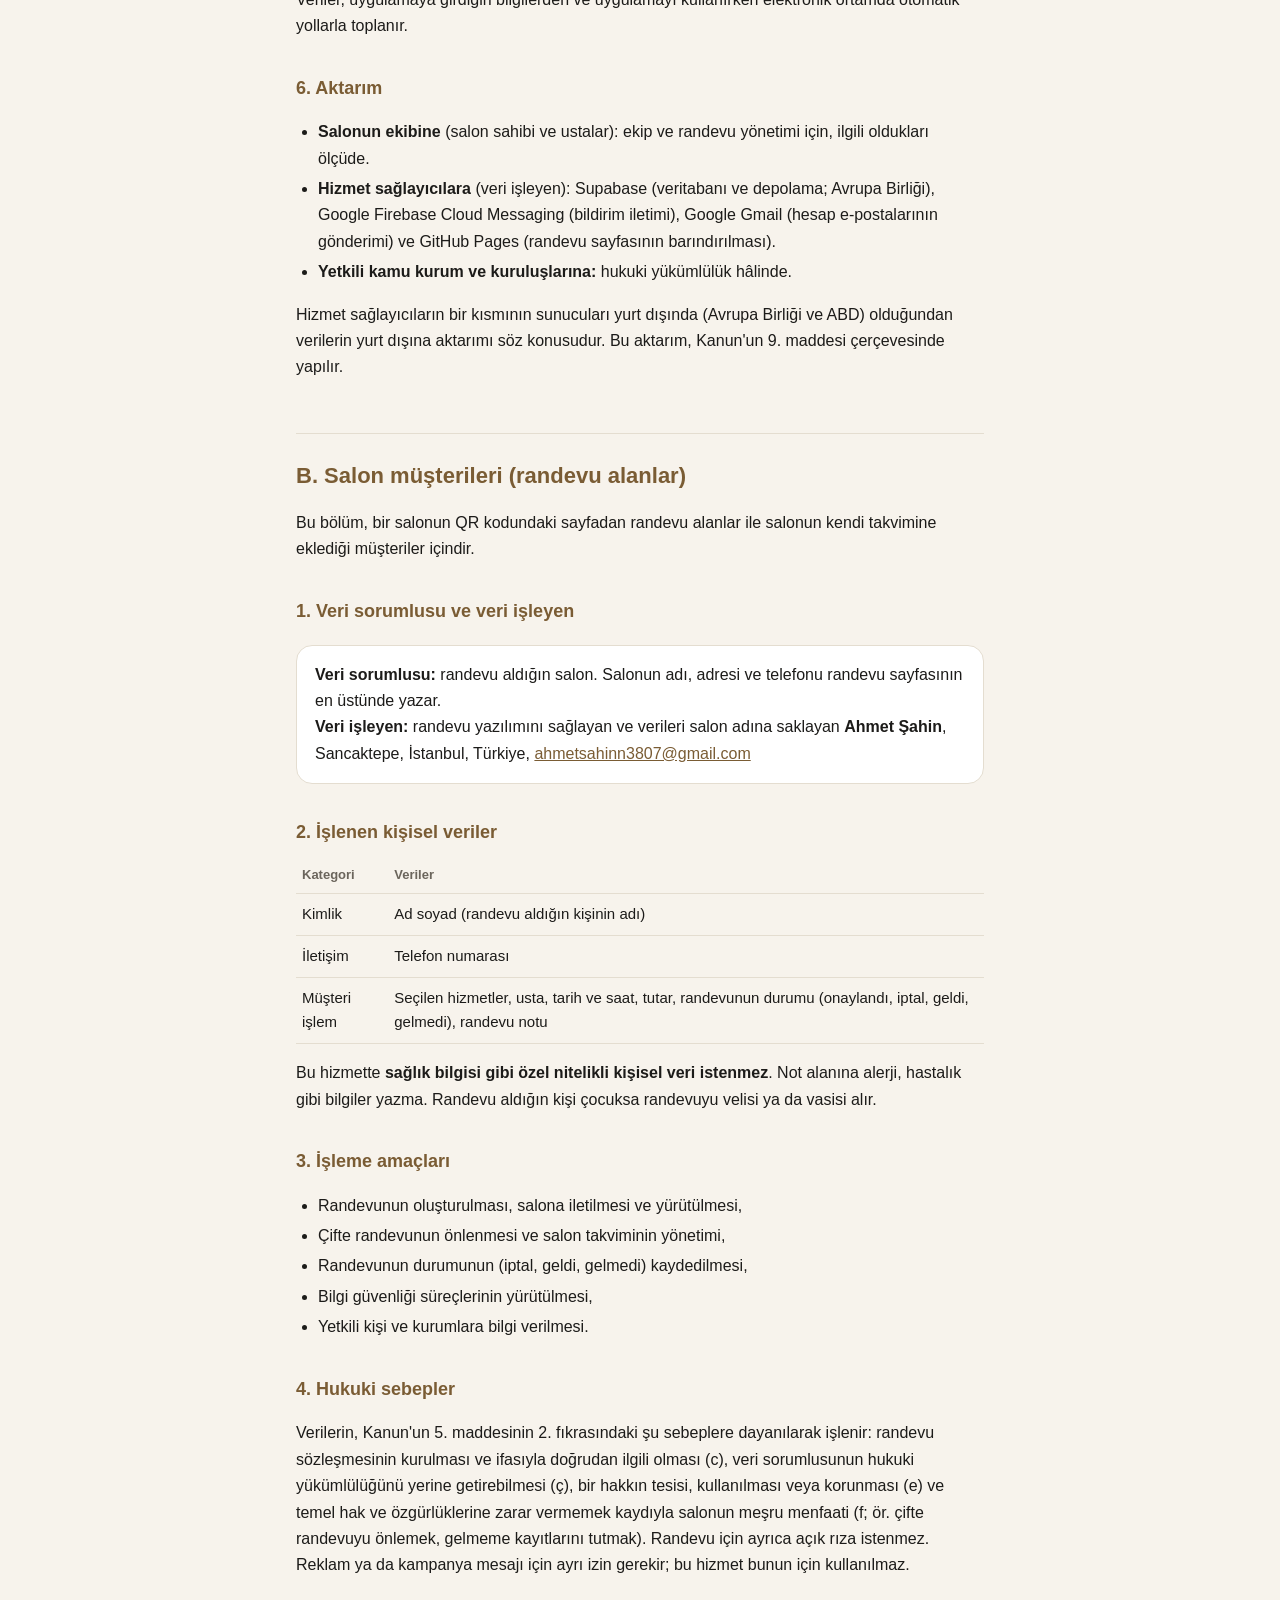
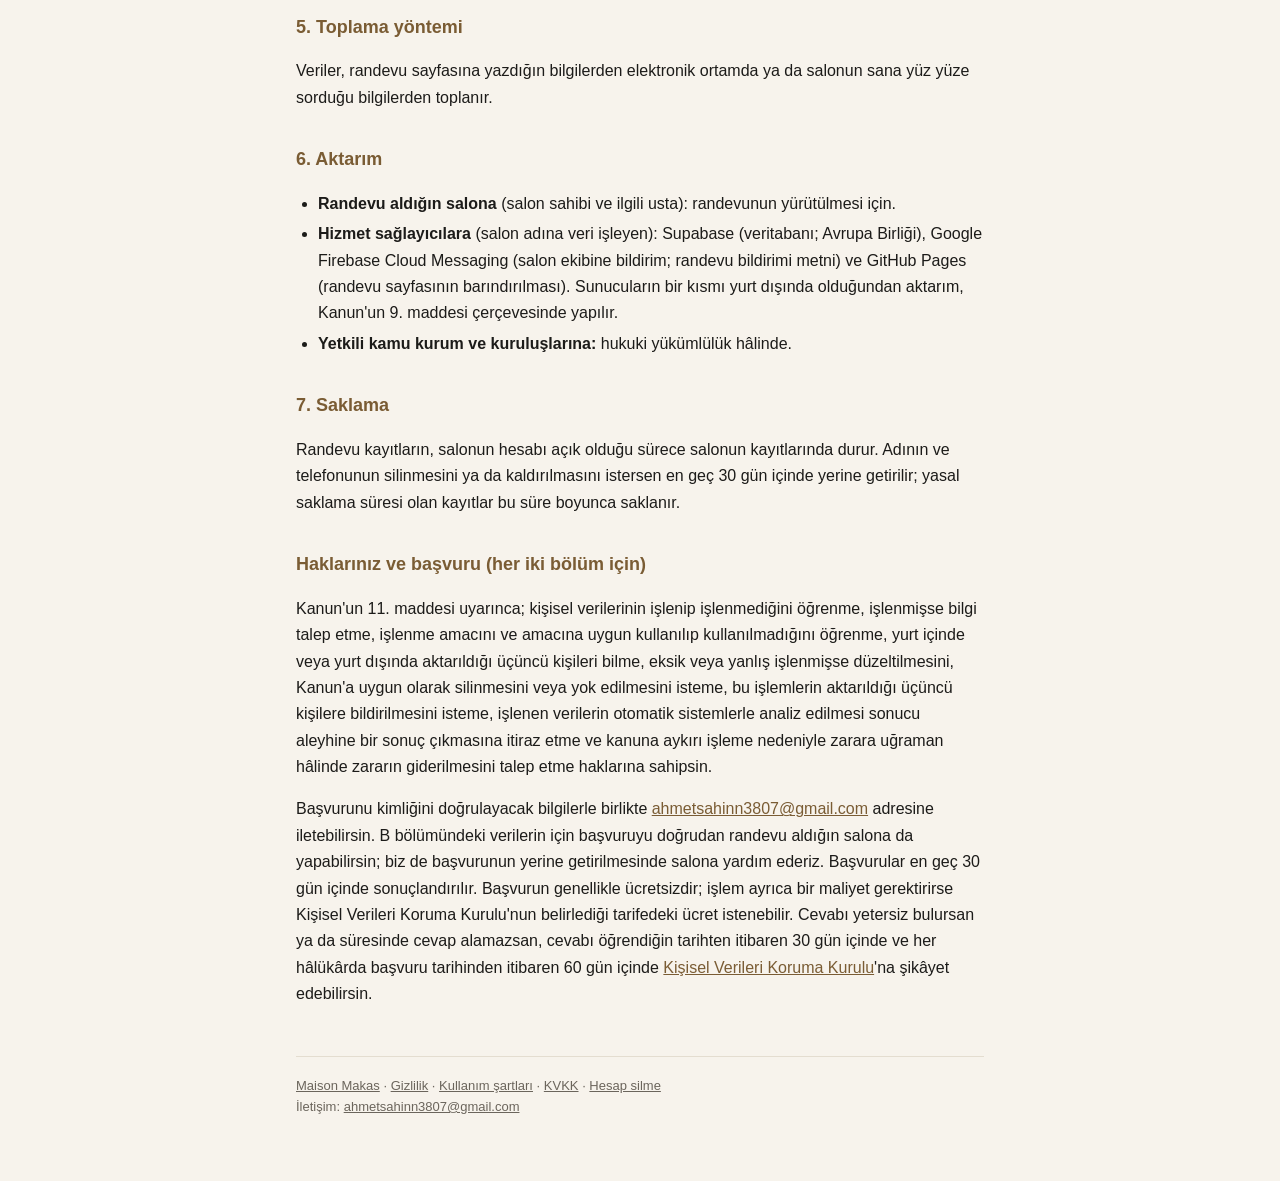
<file: docs/kvkk.html>
<!doctype html>
<html lang="tr">
<head>
<meta charset="utf-8">
<meta name="viewport" content="width=device-width, initial-scale=1">
<title>KVKK Aydınlatma Metni · Maison Makas</title>
<link rel="stylesheet" href="stil.css">
</head>
<body>
<main>
<header class="ust">
  <a class="marka" href="index.html"><span>MAISON</span>Makas</a>

</header>
<h1>KVKK Aydınlatma Metni</h1>
<p class="tarih">Son güncelleme: 22 Kasım 2026</p>

<p>Bu metin, 6698 sayılı Kişisel Verilerin Korunması Kanunu'nun (“Kanun”) 10. maddesi uyarınca, berber ve kuaförler için randevu
uygulaması <b>Makas Pro</b> ile salonların QR kodlu randevu sayfasını kullananları bilgilendirmek için hazırlanmıştır. İki bölümden oluşur:</p>
<ul>
  <li><a href="#kullanici">A. Makas Pro kullanıcıları (salon sahibi ve ustalar)</a>: veri sorumlusu Ahmet Şahin.</li>
  <li><a href="#musteri">B. Salon müşterileri (randevu alanlar)</a>: veri sorumlusu randevu aldığın salon.</li>
</ul>

<h2 id="kullanici" style="font-size:22px;margin-top:44px">A. Makas Pro kullanıcıları (salon sahibi ve ustalar)</h2>

<h2>1. Veri sorumlusu</h2>
<div class="kutu"><b>Ahmet Şahin</b><br>Sancaktepe, İstanbul, Türkiye<br>E-posta: <a href="mailto:ahmetsahinn3807@gmail.com">ahmetsahinn3807@gmail.com</a></div>

<h2>2. İşlenen kişisel veriler</h2>
<table>
  <tr><th>Kategori</th><th>Veriler</th></tr>
  <tr><td>Kimlik</td><td>Ad soyad</td></tr>
  <tr><td>İletişim</td><td>E-posta adresi, telefon numarası (isteğe bağlı)</td></tr>
  <tr><td>İşletme</td><td>Salon adı, adresi, telefonu, tanıtım yazısı, çalışma saatleri, hizmetler ve fiyatlar, ekip adları ve unvanları</td></tr>
  <tr><td>Görsel kayıt</td><td>Salon kapak, logo ve galeri fotoğrafları, usta fotoğrafları</td></tr>
  <tr><td>İşlem güvenliği</td><td>Şifrelenmiş şifre, oturum bilgileri, bildirim jetonu, cihaz türü</td></tr>
  <tr><td>Tercihler</td><td>Dil, tema ve bildirim tercihleri</td></tr>
</table>

<h2>3. İşleme amaçları</h2>
<ul>
  <li>Üyelik ve hesap işlemlerinin yürütülmesi,</li>
  <li>Salon ve ekip yönetimi ile randevu süreçlerinin yürütülmesi,</li>
  <li>Yeni randevu ve iptal bildirimlerinin gönderilmesi,</li>
  <li>Bilgi güvenliği süreçlerinin yürütülmesi,</li>
  <li>Talep ve şikâyetlerin takibi,</li>
  <li>Yetkili kişi ve kurumlara bilgi verilmesi.</li>
</ul>

<h2>4. Hukuki sebepler</h2>
<p>Kişisel verilerin, Kanun'un 5. maddesinin 2. fıkrasındaki şu sebeplere dayanılarak işlenir: bir sözleşmenin kurulması veya ifasıyla
doğrudan ilgili olması (c), veri sorumlusunun hukuki yükümlülüğünü yerine getirebilmesi (ç), bir hakkın tesisi, kullanılması veya
korunması (e) ve temel hak ve özgürlüklerine zarar vermemek kaydıyla veri sorumlusunun meşru menfaati (f).</p>

<h2>5. Toplama yöntemi</h2>
<p>Veriler, uygulamaya girdiğin bilgilerden ve uygulamayı kullanırken elektronik ortamda otomatik yollarla toplanır.</p>

<h2>6. Aktarım</h2>
<ul>
  <li><b>Salonun ekibine</b> (salon sahibi ve ustalar): ekip ve randevu yönetimi için, ilgili oldukları ölçüde.</li>
  <li><b>Hizmet sağlayıcılara</b> (veri işleyen): Supabase (veritabanı ve depolama; Avrupa Birliği), Google Firebase Cloud Messaging
      (bildirim iletimi), Google Gmail (hesap e-postalarının gönderimi) ve GitHub Pages (randevu sayfasının barındırılması).</li>
  <li><b>Yetkili kamu kurum ve kuruluşlarına:</b> hukuki yükümlülük hâlinde.</li>
</ul>
<p>Hizmet sağlayıcıların bir kısmının sunucuları yurt dışında (Avrupa Birliği ve ABD) olduğundan verilerin yurt dışına aktarımı söz
konusudur. Bu aktarım, Kanun'un 9. maddesi çerçevesinde yapılır.</p>

<h2 id="musteri" style="font-size:22px;margin-top:52px;padding-top:24px;border-top:1px solid var(--cizgi)">B. Salon müşterileri (randevu alanlar)</h2>
<p>Bu bölüm, bir salonun QR kodundaki sayfadan randevu alanlar ile salonun kendi takvimine eklediği müşteriler içindir.</p>

<h2>1. Veri sorumlusu ve veri işleyen</h2>
<div class="kutu"><b>Veri sorumlusu:</b> randevu aldığın salon. Salonun adı, adresi ve telefonu randevu sayfasının en üstünde yazar.<br>
<b>Veri işleyen:</b> randevu yazılımını sağlayan ve verileri salon adına saklayan <b>Ahmet Şahin</b>, Sancaktepe, İstanbul, Türkiye,
<a href="mailto:ahmetsahinn3807@gmail.com">ahmetsahinn3807@gmail.com</a></div>

<h2>2. İşlenen kişisel veriler</h2>
<table>
  <tr><th>Kategori</th><th>Veriler</th></tr>
  <tr><td>Kimlik</td><td>Ad soyad (randevu aldığın kişinin adı)</td></tr>
  <tr><td>İletişim</td><td>Telefon numarası</td></tr>
  <tr><td>Müşteri işlem</td><td>Seçilen hizmetler, usta, tarih ve saat, tutar, randevunun durumu (onaylandı, iptal, geldi, gelmedi), randevu notu</td></tr>
</table>
<p>Bu hizmette <b>sağlık bilgisi gibi özel nitelikli kişisel veri istenmez</b>. Not alanına alerji, hastalık gibi bilgiler yazma.
Randevu aldığın kişi çocuksa randevuyu velisi ya da vasisi alır.</p>

<h2>3. İşleme amaçları</h2>
<ul>
  <li>Randevunun oluşturulması, salona iletilmesi ve yürütülmesi,</li>
  <li>Çifte randevunun önlenmesi ve salon takviminin yönetimi,</li>
  <li>Randevunun durumunun (iptal, geldi, gelmedi) kaydedilmesi,</li>
  <li>Bilgi güvenliği süreçlerinin yürütülmesi,</li>
  <li>Yetkili kişi ve kurumlara bilgi verilmesi.</li>
</ul>

<h2>4. Hukuki sebepler</h2>
<p>Verilerin, Kanun'un 5. maddesinin 2. fıkrasındaki şu sebeplere dayanılarak işlenir: randevu sözleşmesinin kurulması ve ifasıyla
doğrudan ilgili olması (c), veri sorumlusunun hukuki yükümlülüğünü yerine getirebilmesi (ç), bir hakkın tesisi, kullanılması veya
korunması (e) ve temel hak ve özgürlüklerine zarar vermemek kaydıyla salonun meşru menfaati (f; ör. çifte randevuyu önlemek, gelmeme
kayıtlarını tutmak). Randevu için ayrıca açık rıza istenmez. Reklam ya da kampanya mesajı için ayrı izin gerekir; bu hizmet bunun için kullanılmaz.</p>

<h2>5. Toplama yöntemi</h2>
<p>Veriler, randevu sayfasına yazdığın bilgilerden elektronik ortamda ya da salonun sana yüz yüze sorduğu bilgilerden toplanır.</p>

<h2>6. Aktarım</h2>
<ul>
  <li><b>Randevu aldığın salona</b> (salon sahibi ve ilgili usta): randevunun yürütülmesi için.</li>
  <li><b>Hizmet sağlayıcılara</b> (salon adına veri işleyen): Supabase (veritabanı; Avrupa Birliği), Google Firebase Cloud Messaging
      (salon ekibine bildirim; randevu bildirimi metni) ve GitHub Pages (randevu sayfasının barındırılması).
      Sunucuların bir kısmı yurt dışında olduğundan aktarım, Kanun'un 9. maddesi çerçevesinde yapılır.</li>
  <li><b>Yetkili kamu kurum ve kuruluşlarına:</b> hukuki yükümlülük hâlinde.</li>
</ul>

<h2>7. Saklama</h2>
<p>Randevu kayıtların, salonun hesabı açık olduğu sürece salonun kayıtlarında durur. Adının ve telefonunun silinmesini ya da
kaldırılmasını istersen en geç 30 gün içinde yerine getirilir; yasal saklama süresi olan kayıtlar bu süre boyunca saklanır.</p>

<h2>Haklarınız ve başvuru (her iki bölüm için)</h2>
<p>Kanun'un 11. maddesi uyarınca; kişisel verilerinin işlenip işlenmediğini öğrenme, işlenmişse bilgi talep etme, işlenme amacını ve
amacına uygun kullanılıp kullanılmadığını öğrenme, yurt içinde veya yurt dışında aktarıldığı üçüncü kişileri bilme, eksik veya yanlış
işlenmişse düzeltilmesini, Kanun'a uygun olarak silinmesini veya yok edilmesini isteme, bu işlemlerin aktarıldığı üçüncü kişilere
bildirilmesini isteme, işlenen verilerin otomatik sistemlerle analiz edilmesi sonucu aleyhine bir sonuç çıkmasına itiraz etme ve
kanuna aykırı işleme nedeniyle zarara uğraman hâlinde zararın giderilmesini talep etme haklarına sahipsin.</p>
<p>Başvurunu kimliğini doğrulayacak bilgilerle birlikte <a href="mailto:ahmetsahinn3807@gmail.com">ahmetsahinn3807@gmail.com</a> adresine iletebilirsin.
B bölümündeki verilerin için başvuruyu doğrudan randevu aldığın salona da yapabilirsin; biz de başvurunun yerine getirilmesinde salona
yardım ederiz. Başvurular en geç 30 gün içinde sonuçlandırılır. Başvurun genellikle ücretsizdir; işlem ayrıca bir maliyet gerektirirse
Kişisel Verileri Koruma Kurulu'nun belirlediği tarifedeki ücret istenebilir. Cevabı yetersiz bulursan ya da süresinde cevap
alamazsan, cevabı öğrendiğin tarihten itibaren 30 gün içinde ve her hâlükârda başvuru tarihinden itibaren 60 gün içinde
<a href="https://www.kvkk.gov.tr">Kişisel Verileri Koruma Kurulu</a>'na şikâyet edebilirsin.</p>

<footer><a href="index.html">Maison Makas</a> · <a href="gizlilik.html">Gizlilik</a> · <a href="kosullar.html">Kullanım şartları</a> · <a href="kvkk.html">KVKK</a> · <a href="hesap-silme.html">Hesap silme</a><br>İletişim: <a href="mailto:ahmetsahinn3807@gmail.com">ahmetsahinn3807@gmail.com</a></footer>
</main>
</body>
</html>
</file>
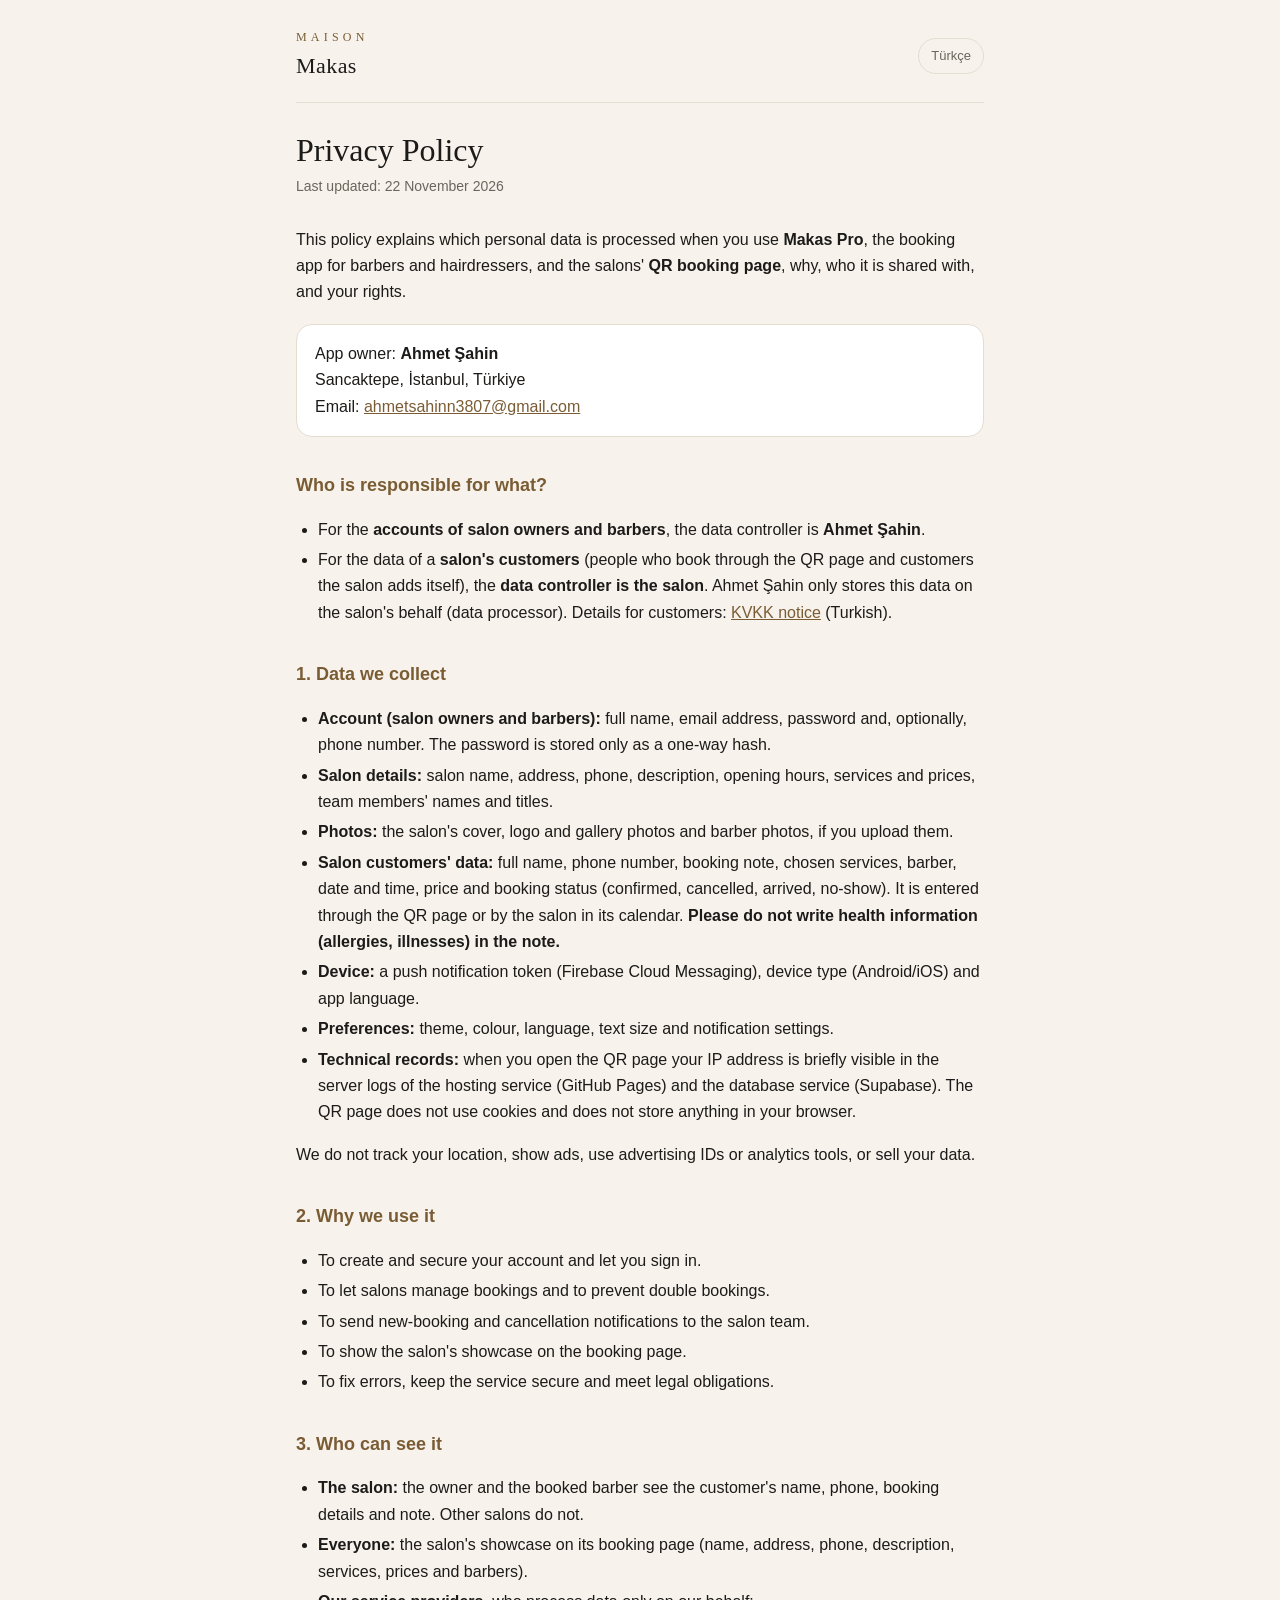
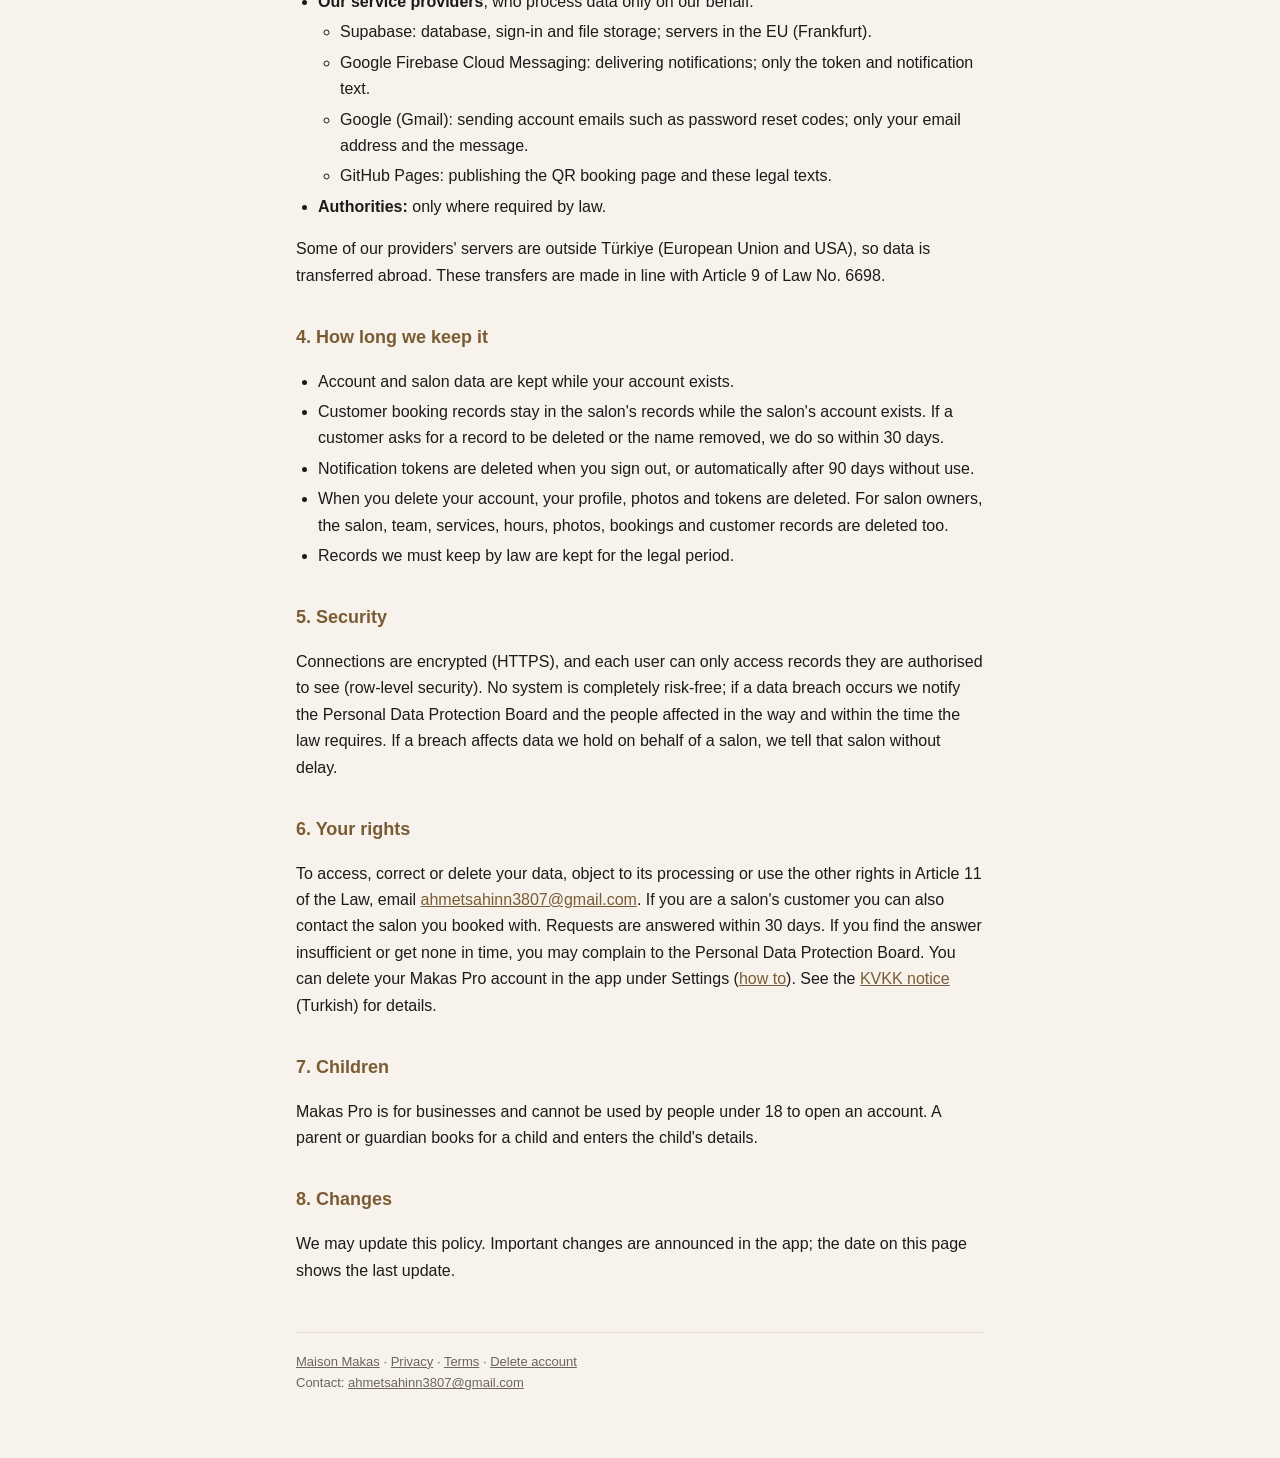
<file: docs/privacy.html>
<!doctype html>
<html lang="en">
<head>
<meta charset="utf-8">
<meta name="viewport" content="width=device-width, initial-scale=1">
<title>Privacy Policy · Maison Makas</title>
<link rel="stylesheet" href="stil.css">
</head>
<body>
<main>
<header class="ust">
  <a class="marka" href="index.html"><span>MAISON</span>Makas</a>
  <a class="dil" href="gizlilik.html" hreflang="tr">Türkçe</a>
</header>
<h1>Privacy Policy</h1>
<p class="tarih">Last updated: 22 November 2026</p>

<p>This policy explains which personal data is processed when you use <b>Makas Pro</b>, the booking app for barbers and hairdressers,
and the salons' <b>QR booking page</b>, why, who it is shared with, and your rights.</p>
<div class="kutu">App owner: <b>Ahmet Şahin</b><br>Sancaktepe, İstanbul, Türkiye<br>Email: <a href="mailto:ahmetsahinn3807@gmail.com">ahmetsahinn3807@gmail.com</a></div>

<h2>Who is responsible for what?</h2>
<ul>
  <li>For the <b>accounts of salon owners and barbers</b>, the data controller is <b>Ahmet Şahin</b>.</li>
  <li>For the data of a <b>salon's customers</b> (people who book through the QR page and customers the salon adds itself), the
      <b>data controller is the salon</b>. Ahmet Şahin only stores this data on the salon's behalf (data processor).
      Details for customers: <a href="kvkk.html#musteri">KVKK notice</a> (Turkish).</li>
</ul>

<h2>1. Data we collect</h2>
<ul>
  <li><b>Account (salon owners and barbers):</b> full name, email address, password and, optionally, phone number. The password is
      stored only as a one-way hash.</li>
  <li><b>Salon details:</b> salon name, address, phone, description, opening hours, services and prices, team members' names and titles.</li>
  <li><b>Photos:</b> the salon's cover, logo and gallery photos and barber photos, if you upload them.</li>
  <li><b>Salon customers' data:</b> full name, phone number, booking note, chosen services, barber, date and time, price and booking
      status (confirmed, cancelled, arrived, no-show). It is entered through the QR page or by the salon in its calendar.
      <b>Please do not write health information (allergies, illnesses) in the note.</b></li>
  <li><b>Device:</b> a push notification token (Firebase Cloud Messaging), device type (Android/iOS) and app language.</li>
  <li><b>Preferences:</b> theme, colour, language, text size and notification settings.</li>
  <li><b>Technical records:</b> when you open the QR page your IP address is briefly visible in the server logs of the hosting service
      (GitHub Pages) and the database service (Supabase). The QR page does not use cookies and does not store anything in your browser.</li>
</ul>
<p>We do not track your location, show ads, use advertising IDs or analytics tools, or sell your data.</p>

<h2>2. Why we use it</h2>
<ul>
  <li>To create and secure your account and let you sign in.</li>
  <li>To let salons manage bookings and to prevent double bookings.</li>
  <li>To send new-booking and cancellation notifications to the salon team.</li>
  <li>To show the salon's showcase on the booking page.</li>
  <li>To fix errors, keep the service secure and meet legal obligations.</li>
</ul>

<h2>3. Who can see it</h2>
<ul>
  <li><b>The salon:</b> the owner and the booked barber see the customer's name, phone, booking details and note. Other salons do not.</li>
  <li><b>Everyone:</b> the salon's showcase on its booking page (name, address, phone, description, services, prices and barbers).</li>
  <li><b>Our service providers</b>, who process data only on our behalf:
    <ul>
      <li>Supabase: database, sign-in and file storage; servers in the EU (Frankfurt).</li>
      <li>Google Firebase Cloud Messaging: delivering notifications; only the token and notification text.</li>
      <li>Google (Gmail): sending account emails such as password reset codes; only your email address and the message.</li>
      <li>GitHub Pages: publishing the QR booking page and these legal texts.</li>
    </ul></li>
  <li><b>Authorities:</b> only where required by law.</li>
</ul>
<p>Some of our providers' servers are outside Türkiye (European Union and USA), so data is transferred abroad. These transfers are
made in line with Article 9 of Law No. 6698.</p>

<h2>4. How long we keep it</h2>
<ul>
  <li>Account and salon data are kept while your account exists.</li>
  <li>Customer booking records stay in the salon's records while the salon's account exists. If a customer asks for a record to be
      deleted or the name removed, we do so within 30 days.</li>
  <li>Notification tokens are deleted when you sign out, or automatically after 90 days without use.</li>
  <li>When you delete your account, your profile, photos and tokens are deleted. For salon owners, the salon, team, services, hours,
      photos, bookings and customer records are deleted too.</li>
  <li>Records we must keep by law are kept for the legal period.</li>
</ul>

<h2>5. Security</h2>
<p>Connections are encrypted (HTTPS), and each user can only access records they are authorised to see (row-level security). No system
is completely risk-free; if a data breach occurs we notify the Personal Data Protection Board and the people affected in the way and
within the time the law requires. If a breach affects data we hold on behalf of a salon, we tell that salon without delay.</p>

<h2>6. Your rights</h2>
<p>To access, correct or delete your data, object to its processing or use the other rights in Article 11 of the Law, email
<a href="mailto:ahmetsahinn3807@gmail.com">ahmetsahinn3807@gmail.com</a>. If you are a salon's customer you can also contact the salon you booked with. Requests are answered within 30 days.
If you find the answer insufficient or get none in time, you may complain to the Personal Data Protection Board. You can delete your
Makas Pro account in the app under Settings (<a href="delete-account.html">how to</a>). See the
<a href="kvkk.html">KVKK notice</a> (Turkish) for details.</p>

<h2>7. Children</h2>
<p>Makas Pro is for businesses and cannot be used by people under 18 to open an account. A parent or guardian books for a child and
enters the child's details.</p>

<h2>8. Changes</h2>
<p>We may update this policy. Important changes are announced in the app; the date on this page shows the last update.</p>

<footer><a href="index.html">Maison Makas</a> · <a href="privacy.html">Privacy</a> · <a href="terms.html">Terms</a> · <a href="delete-account.html">Delete account</a><br>Contact: <a href="mailto:ahmetsahinn3807@gmail.com">ahmetsahinn3807@gmail.com</a></footer>
</main>
</body>
</html>
</file>
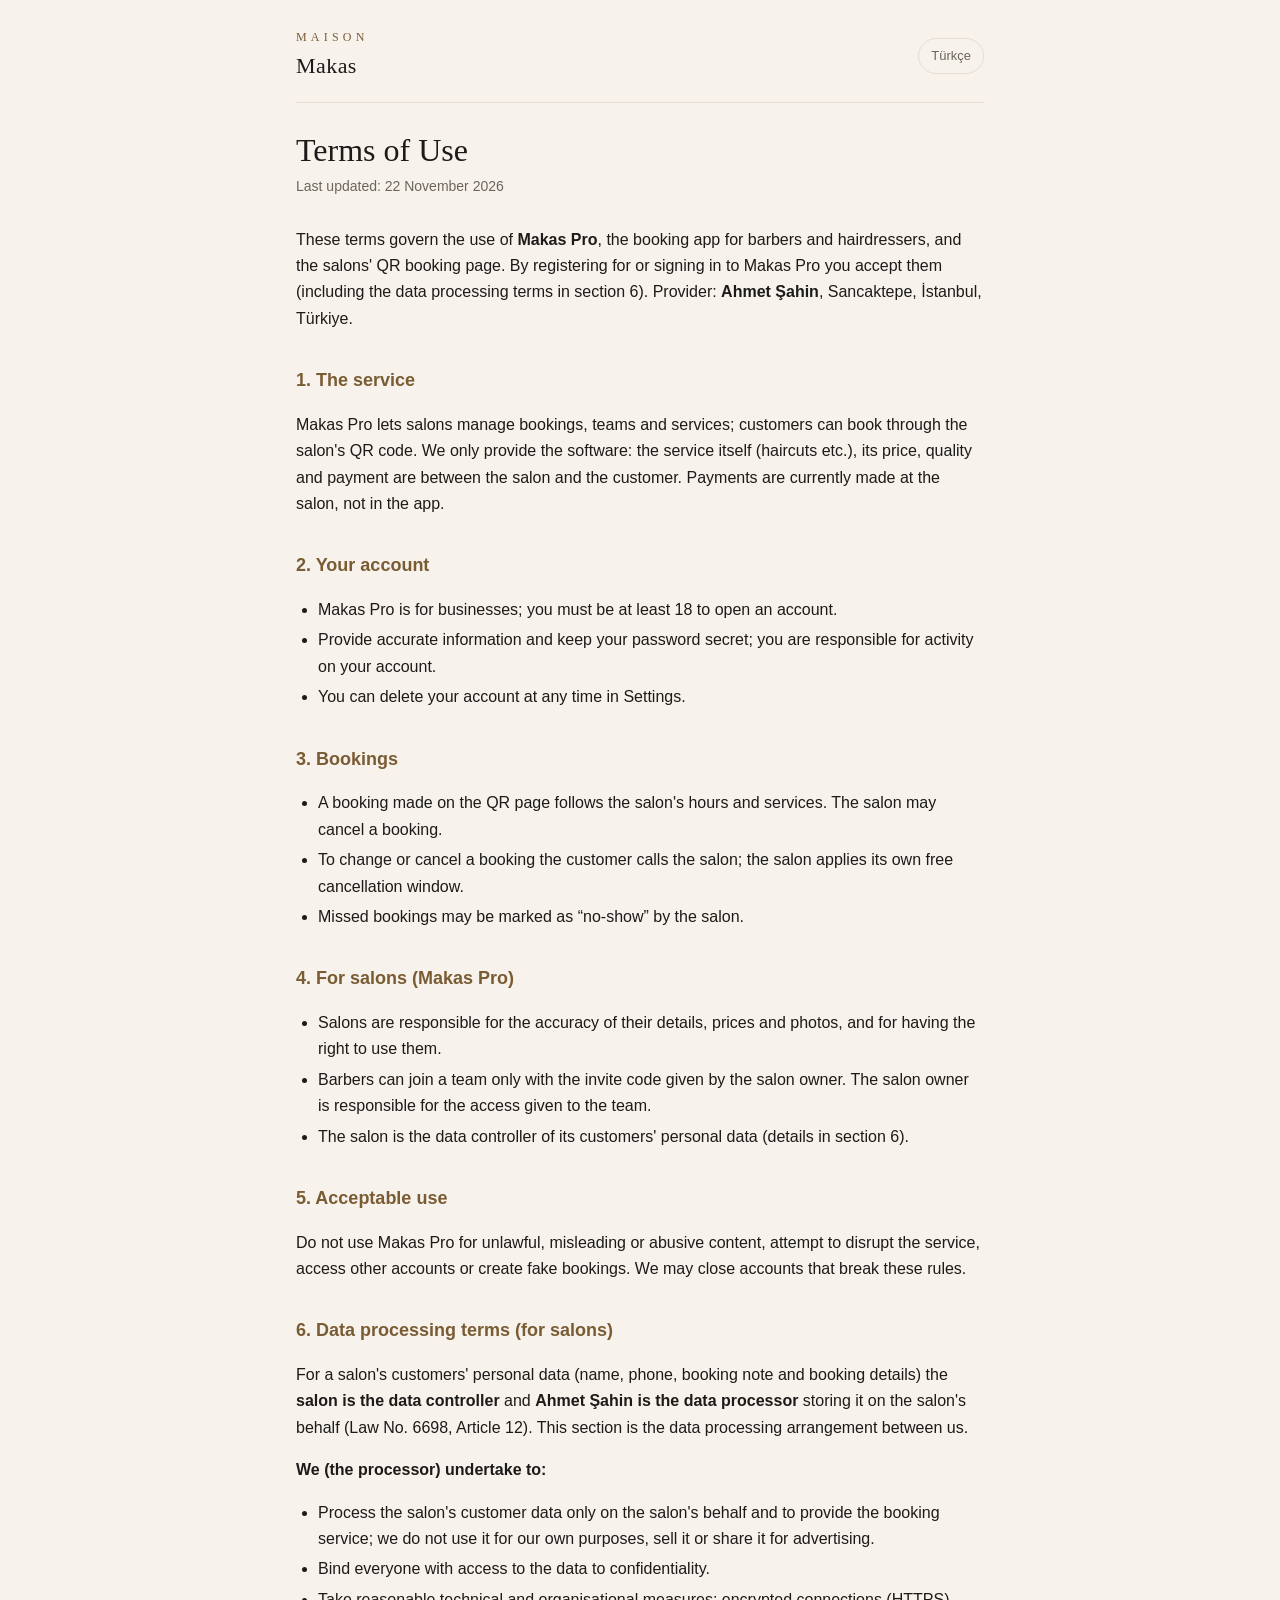
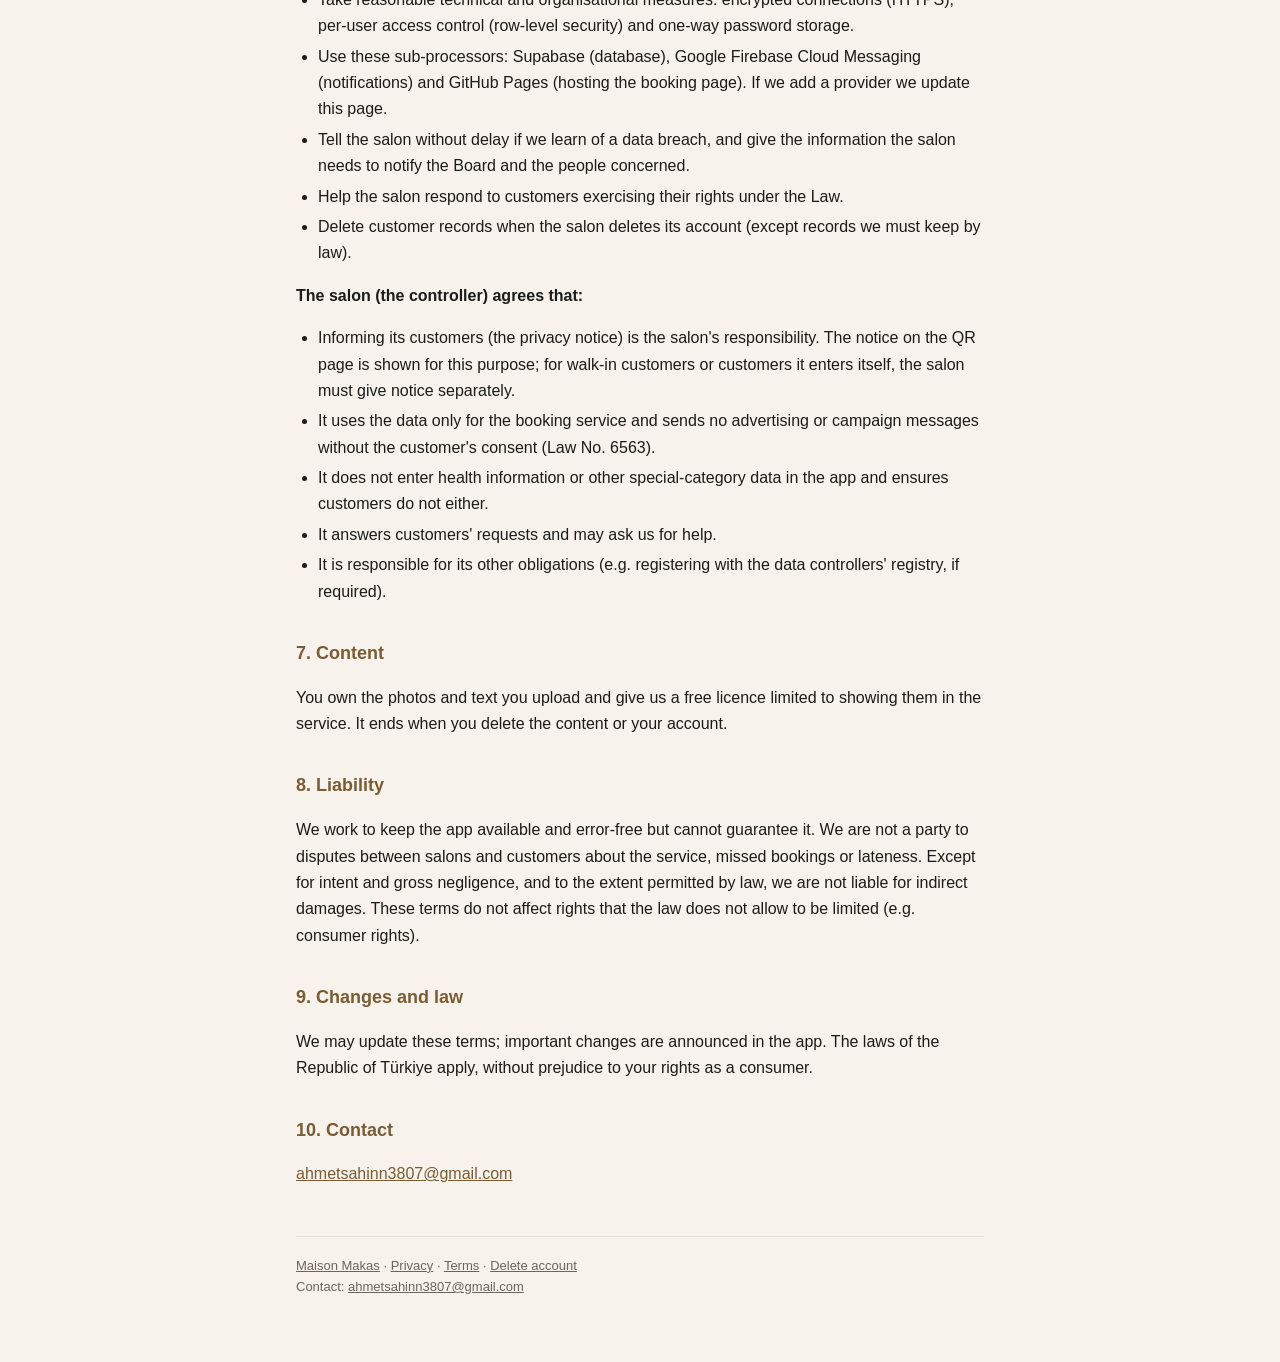
<file: docs/terms.html>
<!doctype html>
<html lang="en">
<head>
<meta charset="utf-8">
<meta name="viewport" content="width=device-width, initial-scale=1">
<title>Terms of Use · Maison Makas</title>
<link rel="stylesheet" href="stil.css">
</head>
<body>
<main>
<header class="ust">
  <a class="marka" href="index.html"><span>MAISON</span>Makas</a>
  <a class="dil" href="kosullar.html" hreflang="tr">Türkçe</a>
</header>
<h1>Terms of Use</h1>
<p class="tarih">Last updated: 22 November 2026</p>

<p>These terms govern the use of <b>Makas Pro</b>, the booking app for barbers and hairdressers, and the salons' QR booking page.
By registering for or signing in to Makas Pro you accept them (including the data processing terms in section 6).
Provider: <b>Ahmet Şahin</b>, Sancaktepe, İstanbul, Türkiye.</p>

<h2>1. The service</h2>
<p>Makas Pro lets salons manage bookings, teams and services; customers can book through the salon's QR code. We only provide the
software: the service itself (haircuts etc.), its price, quality and payment are between the salon and the customer. Payments are
currently made at the salon, not in the app.</p>

<h2>2. Your account</h2>
<ul>
  <li>Makas Pro is for businesses; you must be at least 18 to open an account.</li>
  <li>Provide accurate information and keep your password secret; you are responsible for activity on your account.</li>
  <li>You can delete your account at any time in Settings.</li>
</ul>

<h2>3. Bookings</h2>
<ul>
  <li>A booking made on the QR page follows the salon's hours and services. The salon may cancel a booking.</li>
  <li>To change or cancel a booking the customer calls the salon; the salon applies its own free cancellation window.</li>
  <li>Missed bookings may be marked as “no-show” by the salon.</li>
</ul>

<h2>4. For salons (Makas Pro)</h2>
<ul>
  <li>Salons are responsible for the accuracy of their details, prices and photos, and for having the right to use them.</li>
  <li>Barbers can join a team only with the invite code given by the salon owner. The salon owner is responsible for the access given to the team.</li>
  <li>The salon is the data controller of its customers' personal data (details in section 6).</li>
</ul>

<h2>5. Acceptable use</h2>
<p>Do not use Makas Pro for unlawful, misleading or abusive content, attempt to disrupt the service, access other accounts or create fake
bookings. We may close accounts that break these rules.</p>

<h2 id="veri-isleme">6. Data processing terms (for salons)</h2>
<p>For a salon's customers' personal data (name, phone, booking note and booking details) the <b>salon is the data controller</b> and
<b>Ahmet Şahin is the data processor</b> storing it on the salon's behalf (Law No. 6698, Article 12). This section is the data processing
arrangement between us.</p>
<p><b>We (the processor) undertake to:</b></p>
<ul>
  <li>Process the salon's customer data only on the salon's behalf and to provide the booking service; we do not use it for our own
      purposes, sell it or share it for advertising.</li>
  <li>Bind everyone with access to the data to confidentiality.</li>
  <li>Take reasonable technical and organisational measures: encrypted connections (HTTPS), per-user access control (row-level
      security) and one-way password storage.</li>
  <li>Use these sub-processors: Supabase (database), Google Firebase Cloud Messaging (notifications) and GitHub Pages (hosting the
      booking page). If we add a provider we update this page.</li>
  <li>Tell the salon without delay if we learn of a data breach, and give the information the salon needs to notify the Board and the
      people concerned.</li>
  <li>Help the salon respond to customers exercising their rights under the Law.</li>
  <li>Delete customer records when the salon deletes its account (except records we must keep by law).</li>
</ul>
<p><b>The salon (the controller) agrees that:</b></p>
<ul>
  <li>Informing its customers (the privacy notice) is the salon's responsibility. The notice on the QR page is shown for this purpose;
      for walk-in customers or customers it enters itself, the salon must give notice separately.</li>
  <li>It uses the data only for the booking service and sends no advertising or campaign messages without the customer's consent
      (Law No. 6563).</li>
  <li>It does not enter health information or other special-category data in the app and ensures customers do not either.</li>
  <li>It answers customers' requests and may ask us for help.</li>
  <li>It is responsible for its other obligations (e.g. registering with the data controllers' registry, if required).</li>
</ul>

<h2>7. Content</h2>
<p>You own the photos and text you upload and give us a free licence limited to showing them in the service. It ends when you delete
the content or your account.</p>

<h2>8. Liability</h2>
<p>We work to keep the app available and error-free but cannot guarantee it. We are not a party to disputes between salons and
customers about the service, missed bookings or lateness. Except for intent and gross negligence, and to the extent permitted by law,
we are not liable for indirect damages. These terms do not affect rights that the law does not allow to be limited (e.g. consumer rights).</p>

<h2>9. Changes and law</h2>
<p>We may update these terms; important changes are announced in the app. The laws of the Republic of Türkiye apply, without prejudice to
your rights as a consumer.</p>

<h2>10. Contact</h2>
<p><a href="mailto:ahmetsahinn3807@gmail.com">ahmetsahinn3807@gmail.com</a></p>

<footer><a href="index.html">Maison Makas</a> · <a href="privacy.html">Privacy</a> · <a href="terms.html">Terms</a> · <a href="delete-account.html">Delete account</a><br>Contact: <a href="mailto:ahmetsahinn3807@gmail.com">ahmetsahinn3807@gmail.com</a></footer>
</main>
</body>
</html>
</file>
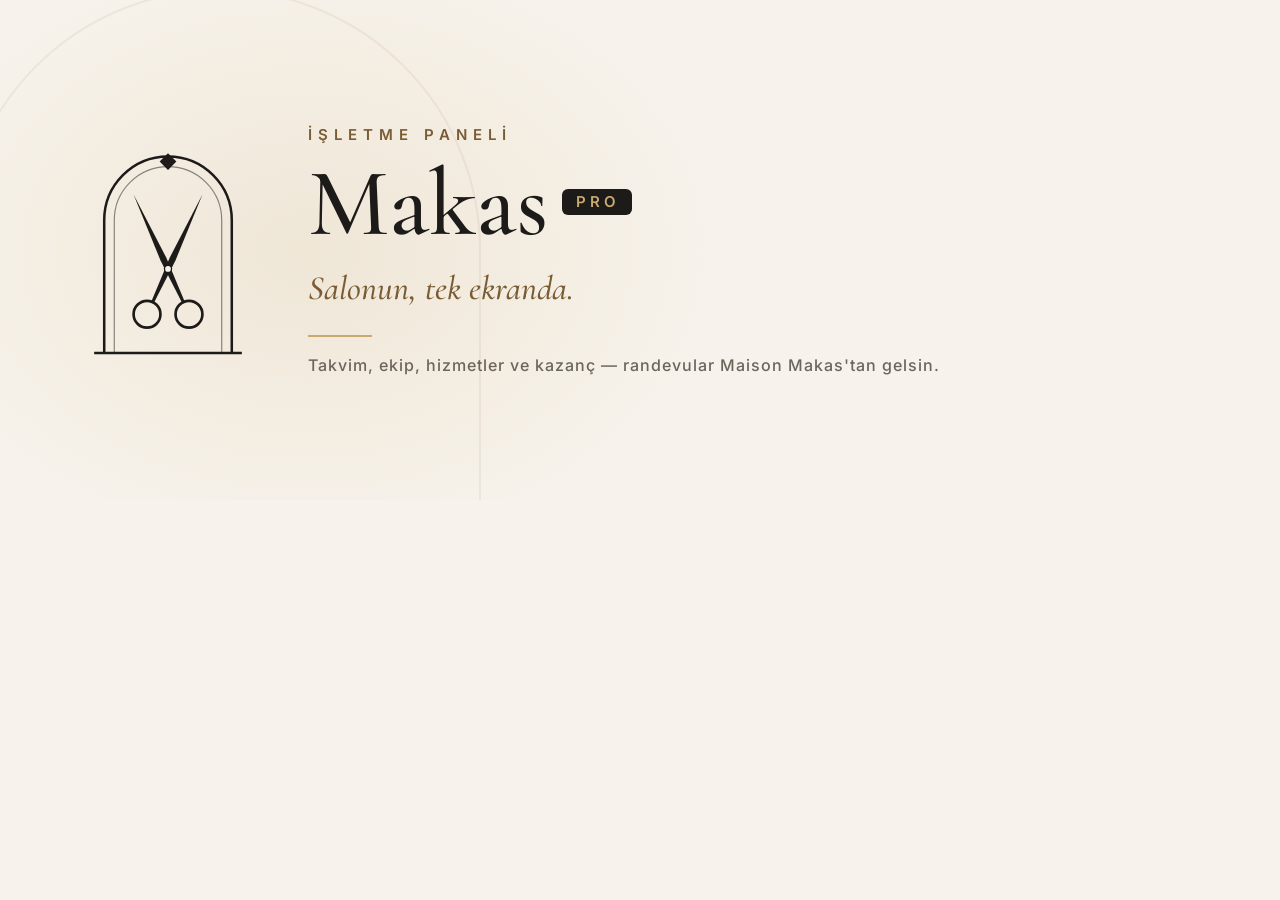
<file: marka/kaynak/tanitim-pro.html>
<!doctype html><html><head><meta charset="utf-8"><link rel="stylesheet" href="ortak.css"><style>
body{background:#F7F3EC;color:#1C1B19}
.kart{background:radial-gradient(ellipse 60% 90% at 30% 50%, #efe6d6 0%, #F7F3EC 70%)}
.ust,.slogan{color:#7A5C34}.cizgi{background:#C9A96E}.alt{color:#6B655C}
.rozet{display:inline-block;background:#1C1B19;color:#C9A96E;font-family:Inter;font-weight:600;font-size:15px;letter-spacing:4px;padding:6px 12px 6px 14px;border-radius:6px;vertical-align:middle;margin-left:14px;position:relative;top:-14px}
</style></head><body><div class="kart">
<svg class="kemer" width="1024" height="500"><path d="M-40 520 V250 A260 260 0 0 1 480 250 V520" stroke="#7A5C34" stroke-opacity=".08" stroke-width="2" fill="none"/></svg>
<svg width="168" height="235" viewBox="0 0 200 280" fill="none">
<path d="M24 262 V104 A76 76 0 0 1 176 104 V262" stroke="#1C1B19" stroke-width="3"/>
<path d="M36 262 V104 A64 64 0 0 1 164 104 V262" stroke="#1C1B19" stroke-opacity="0.5" stroke-width="1.4"/>
<path d="M12 262 H188" stroke="#1C1B19" stroke-width="3"/>
<path d="M100 24 L110 34 L100 44 L90 34 Z" fill="#1C1B19"/>
<circle cx="75" cy="216" r="16" stroke="#1C1B19" stroke-width="3.2"/>
<circle cx="125" cy="216" r="16" stroke="#1C1B19" stroke-width="3.2"/>
<path d="M83.26 202.19 L108.91 151.80 L141.17 73.07 L102.01 148.60 L80.18 200.77 Z" fill="#1C1B19"/>
<path d="M119.82 200.77 L97.99 148.60 L58.83 73.07 L91.09 151.80 L116.74 202.19 Z" fill="#1C1B19"/>
<circle cx="100" cy="162" r="4.2" fill="#F7F3EC" stroke="#1C1B19" stroke-width="1.6"/>
</svg>
<div><p class="ust">İŞLETME PANELİ</p><p class="ad">Makas<span class="rozet">PRO</span></p><p class="slogan">Salonun, tek ekranda.</p><div class="cizgi"></div><p class="alt">Takvim, ekip, hizmetler ve kazanç — randevular Maison Makas'tan gelsin.</p></div>
</div></body></html>
</file>
<file: docs/stil.css>
:root {
  --zemin: #0e0e10; --kart: #17171a; --yazi: #f4efe6; --soluk: #a9a297; --cizgi: #2a2924;
  --vurgu: #c9a96e; --isaret: #3a2f1a;
  color-scheme: dark;
}
@media (prefers-color-scheme: light) {
  :root { --zemin: #f7f3ec; --kart: #ffffff; --yazi: #1c1b19; --soluk: #6b655c; --cizgi: #e4ddd0;
          --vurgu: #7a5c34; --isaret: #f4e7c8; color-scheme: light; }
}
* { box-sizing: border-box; }
html { -webkit-text-size-adjust: 100%; }
body { margin: 0; background: var(--zemin); color: var(--yazi);
       font: 16px/1.65 -apple-system, BlinkMacSystemFont, "Segoe UI", Roboto, "Helvetica Neue", Arial, sans-serif; }
main { max-width: 720px; margin: 0 auto; padding: 28px 16px 64px; }
header.ust { display: flex; align-items: center; justify-content: space-between; gap: 12px;
             padding-bottom: 18px; border-bottom: 1px solid var(--cizgi); margin-bottom: 28px; }
.marka { font-family: Georgia, "Times New Roman", serif; font-size: 22px; letter-spacing: .02em;
         color: var(--yazi); text-decoration: none; }
.marka span { color: var(--vurgu); font-size: 12px; letter-spacing: .35em; display: block; font-family: inherit; }
.dil { font-size: 13px; color: var(--soluk); text-decoration: none; border: 1px solid var(--cizgi);
       padding: 6px 12px; border-radius: 999px; white-space: nowrap; }
h1 { font-family: Georgia, "Times New Roman", serif; font-weight: 500; font-size: 32px; line-height: 1.2; margin: 0 0 6px; }
.tarih { color: var(--soluk); font-size: 14px; margin: 0 0 28px; }
h2 { font-size: 18px; margin: 34px 0 8px; color: var(--vurgu); font-weight: 600; }
p, li { color: var(--yazi); }
ul { padding-left: 22px; }
li { margin: 4px 0; }
a { color: var(--vurgu); }
mark { background: var(--isaret); color: var(--yazi); padding: 0 4px; border-radius: 4px; }
.kutu { background: var(--kart); border: 1px solid var(--cizgi); border-radius: 16px; padding: 16px 18px; margin: 18px 0; }
.liste a { display: block; padding: 14px 16px; border: 1px solid var(--cizgi); border-radius: 14px; margin: 10px 0;
           text-decoration: none; color: var(--yazi); background: var(--kart); }
.liste a small { display: block; color: var(--soluk); font-size: 13px; }
table { width: 100%; border-collapse: collapse; font-size: 15px; }
td, th { text-align: left; vertical-align: top; padding: 8px 6px; border-bottom: 1px solid var(--cizgi); }
th { color: var(--soluk); font-weight: 600; font-size: 13px; }
footer { margin-top: 48px; padding-top: 18px; border-top: 1px solid var(--cizgi); color: var(--soluk); font-size: 13px; }
footer a { color: var(--soluk); }
</file>
<file: marka/kaynak/ortak.css>
@font-face{font-family:Cormorant;src:url(../../packages/makas_core/lib/fonts/CormorantGaramond-Medium.ttf);font-weight:500}
@font-face{font-family:Cormorant;src:url(../../packages/makas_core/lib/fonts/CormorantGaramond-SemiBold.ttf);font-weight:600}
@font-face{font-family:Cormorant;src:url(../../packages/makas_core/lib/fonts/CormorantGaramond-MediumItalic.ttf);font-weight:500;font-style:italic}
@font-face{font-family:Inter;src:url(../../packages/makas_core/lib/fonts/Inter-Medium.ttf);font-weight:500}
@font-face{font-family:Inter;src:url(../../packages/makas_core/lib/fonts/Inter-SemiBold.ttf);font-weight:600}
*{margin:0;padding:0;box-sizing:border-box}
html,body{width:1024px;height:500px;overflow:hidden}
.kart{width:1024px;height:500px;position:relative;display:flex;align-items:center;justify-content:center;gap:56px}
.ust{font-family:Inter;font-weight:600;font-size:15px;letter-spacing:6px}
.ad{font-family:Cormorant;font-weight:500;font-size:96px;line-height:.95;margin-top:14px}
.ad i{font-style:italic}
.slogan{font-family:Cormorant;font-style:italic;font-weight:500;font-size:34px;margin-top:18px}
.cizgi{width:64px;height:2px;margin-top:26px}
.alt{font-family:Inter;font-weight:500;font-size:16px;letter-spacing:1px;margin-top:18px}
.kemer{position:absolute;inset:0;pointer-events:none}
</file>
